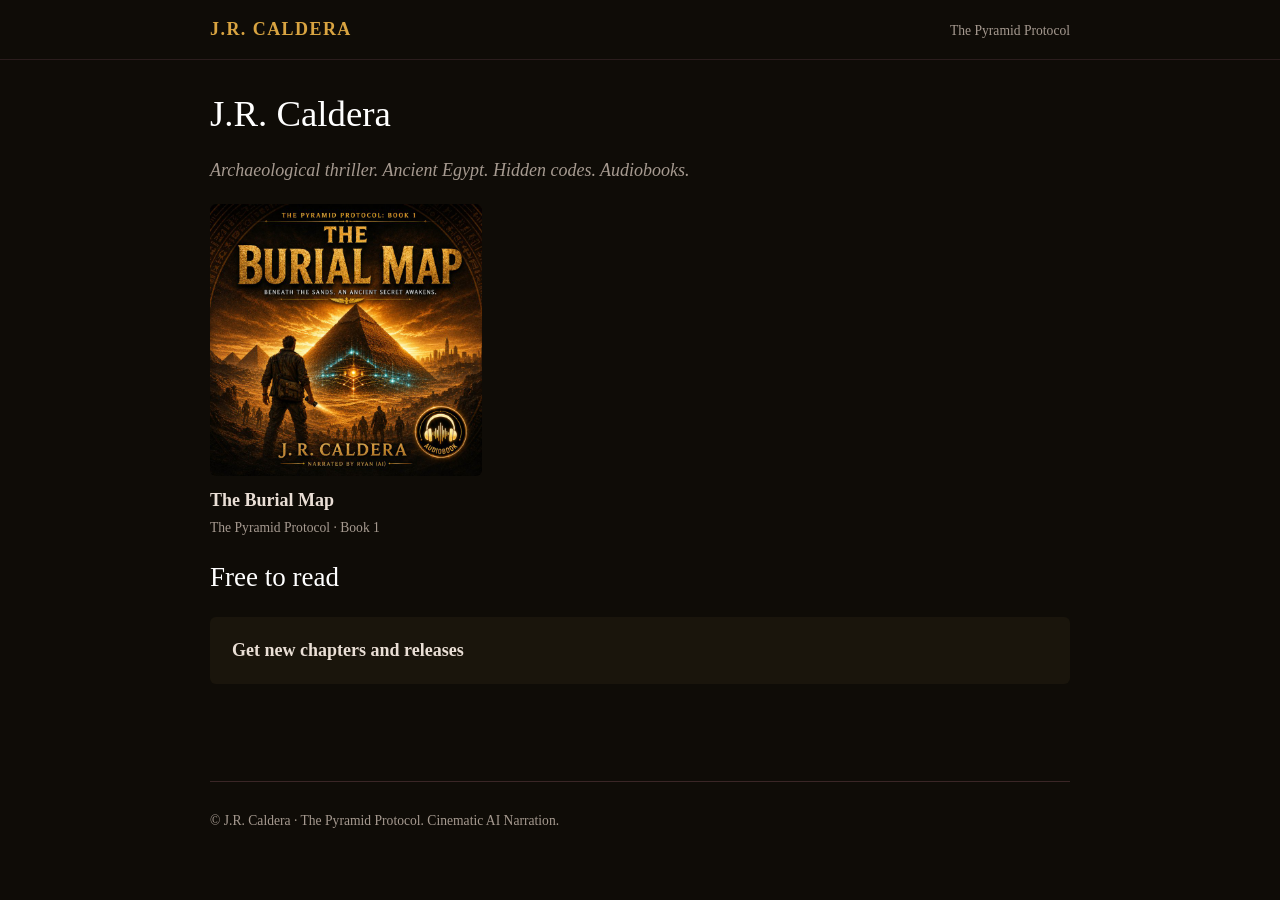
<file: books/index.html>
<!doctype html><html lang="en"><head><meta charset="utf-8">
<meta name="viewport" content="width=device-width,initial-scale=1">
<title>J.R. Caldera — Archaeological thriller. Ancient Egypt. Hidden codes. Audiobooks.</title><meta name="description" content="Archaeological thriller. Ancient Egypt. Hidden codes. Audiobooks.">
<meta property="og:title" content="J.R. Caldera — Archaeological thriller. Ancient Egypt. Hidden codes. Audiobooks."><meta property="og:description" content="Archaeological thriller. Ancient Egypt. Hidden codes. Audiobooks.">
<link rel="stylesheet" href="style.css"><!-- Google tag (gtag.js) -->
<script async src="https://www.googletagmanager.com/gtag/js?id=G-NS86E43QCN"></script>
<script>
  window.dataLayer = window.dataLayer || [];
  function gtag(){dataLayer.push(arguments);}
  gtag('js', new Date());
  gtag('config', 'G-NS86E43QCN');
</script>
<!-- MailerLite Universal -->
<script>
    (function(w,d,e,u,f,l,n){w[f]=w[f]||function(){(w[f].q=w[f].q||[])
    .push(arguments);},l=d.createElement(e),l.async=1,l.src=u,
    n=d.getElementsByTagName(e)[0],n.parentNode.insertBefore(l,n);})
    (window,document,'script','https://assets.mailerlite.com/js/universal.js','ml');
    ml('account', '2454336');
</script>
<!-- End MailerLite Universal -->
</head><body>
<header class="site"><div class="wrap"><a href="index.html">J.R. Caldera</a><span class="small">The Pyramid Protocol</span></div></header>
<main class="wrap"><h1>J.R. Caldera</h1><p class="tag">Archaeological thriller. Ancient Egypt. Hidden codes. Audiobooks.</p><div class="cards"><a href="the-burial-map/index.html"><img src="the-burial-map/cover.jpg" alt="The Burial Map"><div><b>The Burial Map</b><div class="small">The Pyramid Protocol · Book 1</div></div></a></div><h2>Free to read</h2><div class="box"><b>Get new chapters and releases</b><div class="ml-embedded" data-form="XysTeo"></div>
</div></main>
<footer class="wrap"><hr>© J.R. Caldera · The Pyramid Protocol. Cinematic AI Narration.</footer></body></html>
</file>
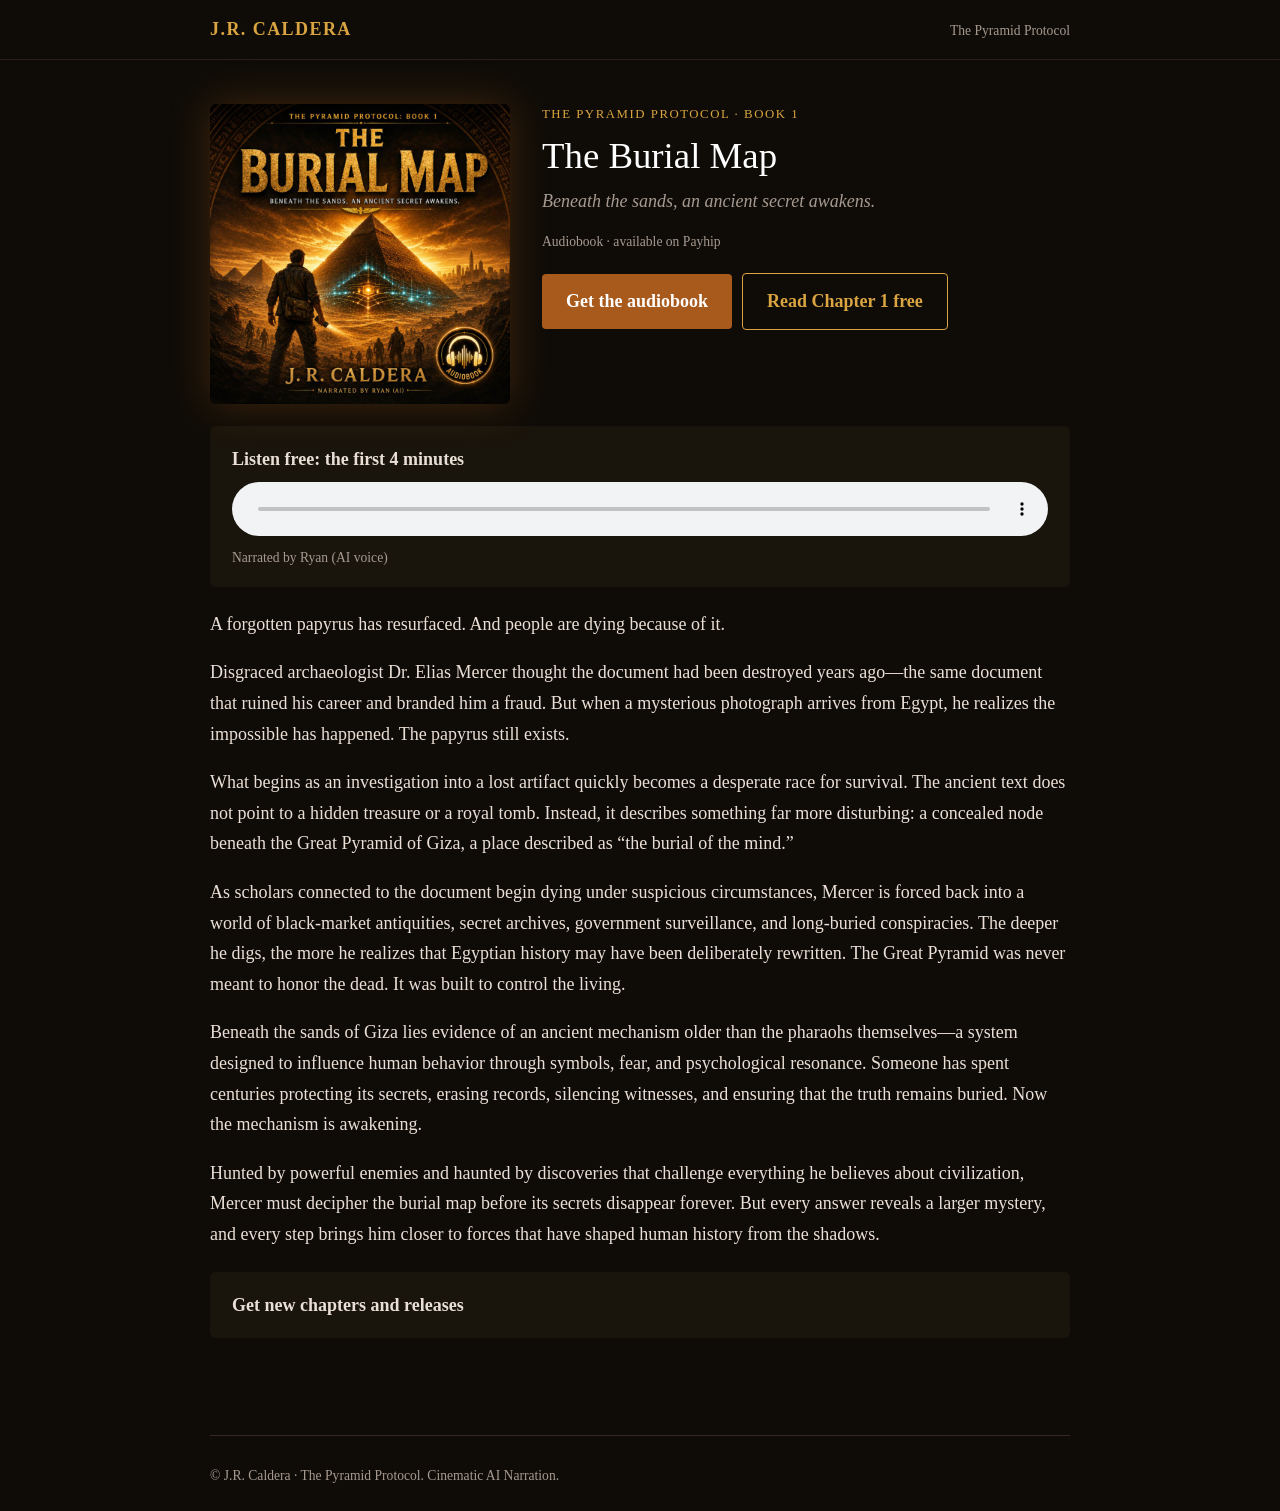
<file: books/the-burial-map/index.html>
<!doctype html><html lang="en"><head><meta charset="utf-8">
<meta name="viewport" content="width=device-width,initial-scale=1">
<title>The Burial Map (The Pyramid Protocol, Book 1) by J.R. Caldera</title><meta name="description" content="Beneath the sands, an ancient secret awakens.">
<meta property="og:title" content="The Burial Map (The Pyramid Protocol, Book 1) by J.R. Caldera"><meta property="og:description" content="Beneath the sands, an ancient secret awakens."><meta property="og:image" content="https://calderajunorex-cmd.github.io/books/the-burial-map/cover.jpg">
<link rel="stylesheet" href="../style.css"><!-- Google tag (gtag.js) -->
<script async src="https://www.googletagmanager.com/gtag/js?id=G-NS86E43QCN"></script>
<script>
  window.dataLayer = window.dataLayer || [];
  function gtag(){dataLayer.push(arguments);}
  gtag('js', new Date());
  gtag('config', 'G-NS86E43QCN');
</script>
<!-- MailerLite Universal -->
<script>
    (function(w,d,e,u,f,l,n){w[f]=w[f]||function(){(w[f].q=w[f].q||[])
    .push(arguments);},l=d.createElement(e),l.async=1,l.src=u,
    n=d.getElementsByTagName(e)[0],n.parentNode.insertBefore(l,n);})
    (window,document,'script','https://assets.mailerlite.com/js/universal.js','ml');
    ml('account', '2454336');
</script>
<!-- End MailerLite Universal -->
</head><body>
<header class="site"><div class="wrap"><a href="../index.html">J.R. Caldera</a><span class="small">The Pyramid Protocol</span></div></header>
<main class="wrap"><div class="book"><img src="cover.jpg" alt="The Burial Map cover">
<div class="info"><div class="series">The Pyramid Protocol · Book 1</div><h1>The Burial Map</h1>
<div class="tag">Beneath the sands, an ancient secret awakens.</div><p class="small">Audiobook · available on Payhip</p>
<a class="btn" href="https://payhip.com/b/6jAzq?utm_source=site&amp;utm_medium=bookpage&amp;utm_campaign=the-burial-map">Get the audiobook</a><a class="btn alt" href="chapter-1/index.html">Read Chapter 1 free</a></div></div>
<div class="box"><b>Listen free: the first 4 minutes</b><audio controls preload="none" src="sample.mp3"></audio><div class="small">Narrated by Ryan (AI voice)</div></div><p>A forgotten papyrus has resurfaced. And people are dying because of it.</p><p>Disgraced archaeologist Dr. Elias Mercer thought the document had been destroyed years ago—the same document that ruined his career and branded him a fraud. But when a mysterious photograph arrives from Egypt, he realizes the impossible has happened. The papyrus still exists.</p><p>What begins as an investigation into a lost artifact quickly becomes a desperate race for survival. The ancient text does not point to a hidden treasure or a royal tomb. Instead, it describes something far more disturbing: a concealed node beneath the Great Pyramid of Giza, a place described as “the burial of the mind.”</p><p>As scholars connected to the document begin dying under suspicious circumstances, Mercer is forced back into a world of black-market antiquities, secret archives, government surveillance, and long-buried conspiracies. The deeper he digs, the more he realizes that Egyptian history may have been deliberately rewritten. The Great Pyramid was never meant to honor the dead. It was built to control the living.</p><p>Beneath the sands of Giza lies evidence of an ancient mechanism older than the pharaohs themselves—a system designed to influence human behavior through symbols, fear, and psychological resonance. Someone has spent centuries protecting its secrets, erasing records, silencing witnesses, and ensuring that the truth remains buried. Now the mechanism is awakening.</p><p>Hunted by powerful enemies and haunted by discoveries that challenge everything he believes about civilization, Mercer must decipher the burial map before its secrets disappear forever. But every answer reveals a larger mystery, and every step brings him closer to forces that have shaped human history from the shadows.</p><div class="box"><b>Get new chapters and releases</b><div class="ml-embedded" data-form="XysTeo"></div>
</div></main>
<footer class="wrap"><hr>© J.R. Caldera · The Pyramid Protocol. Cinematic AI Narration.</footer></body></html>
</file>
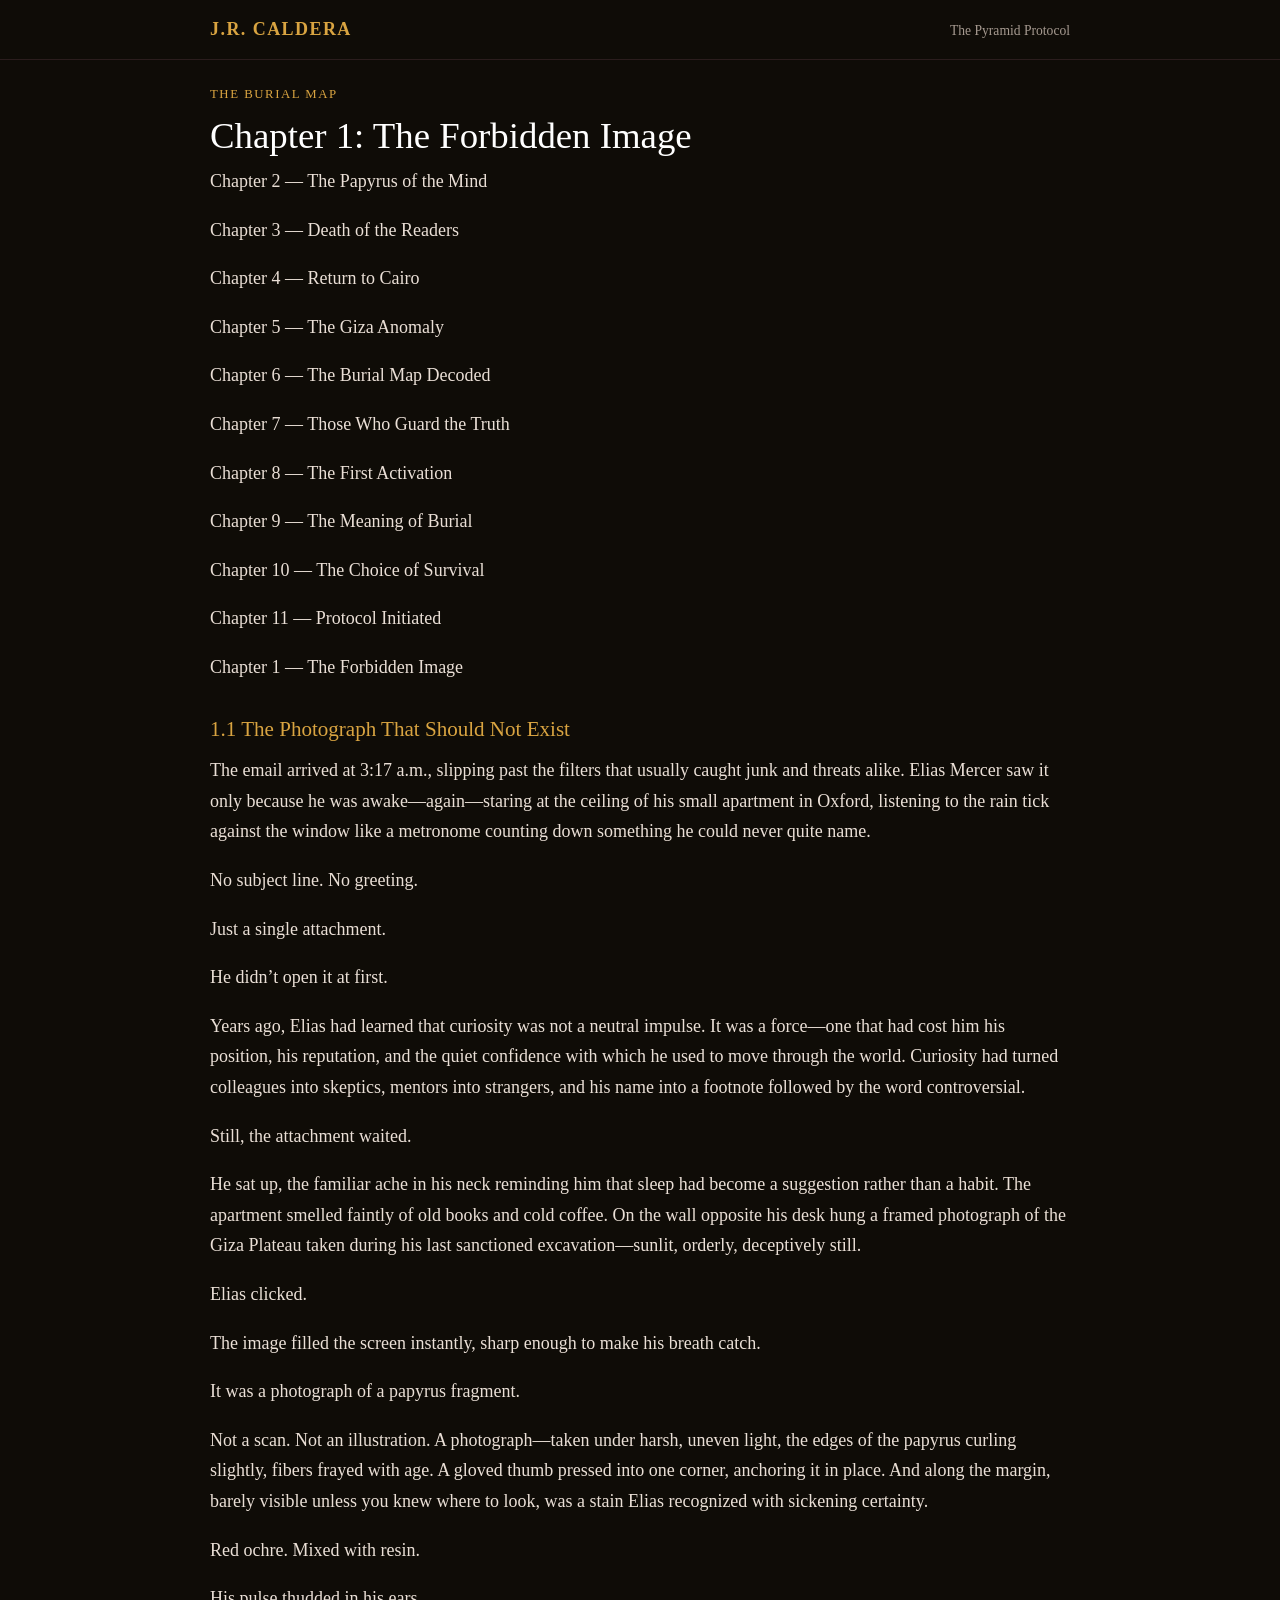
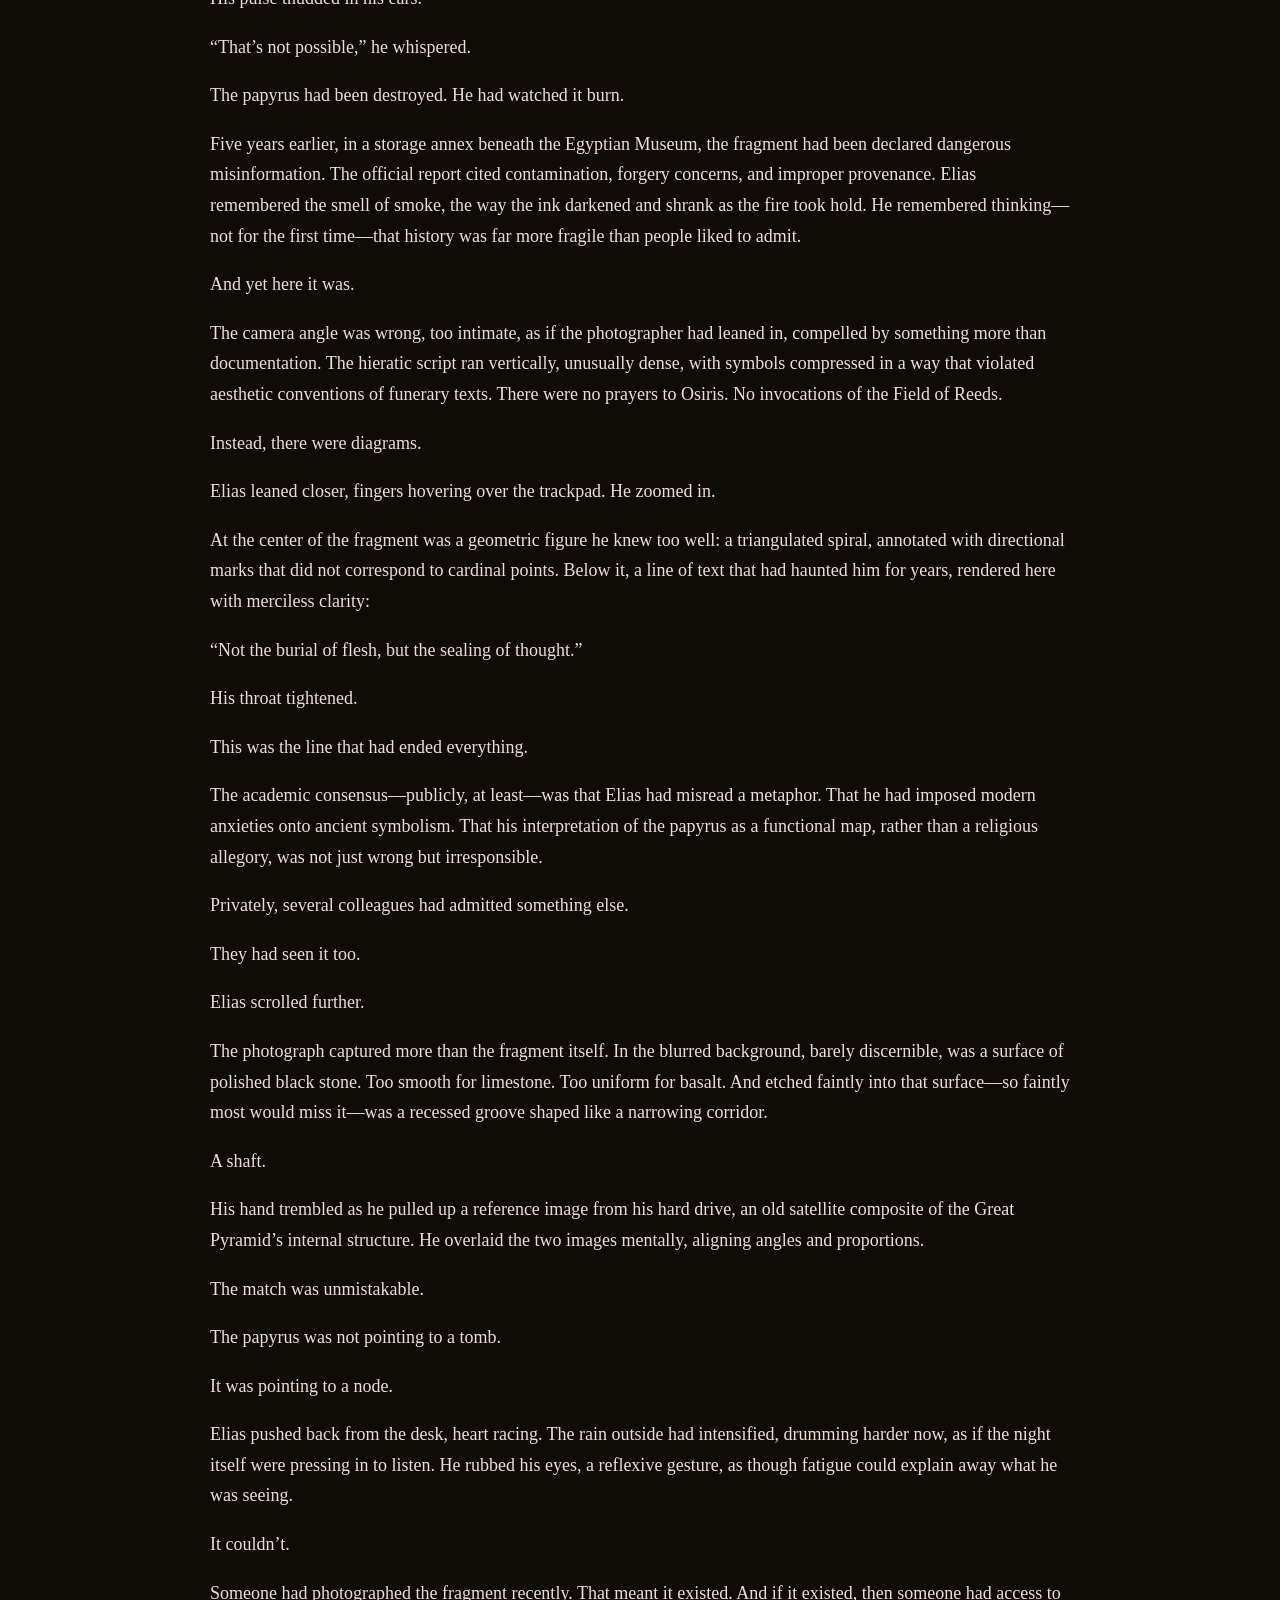
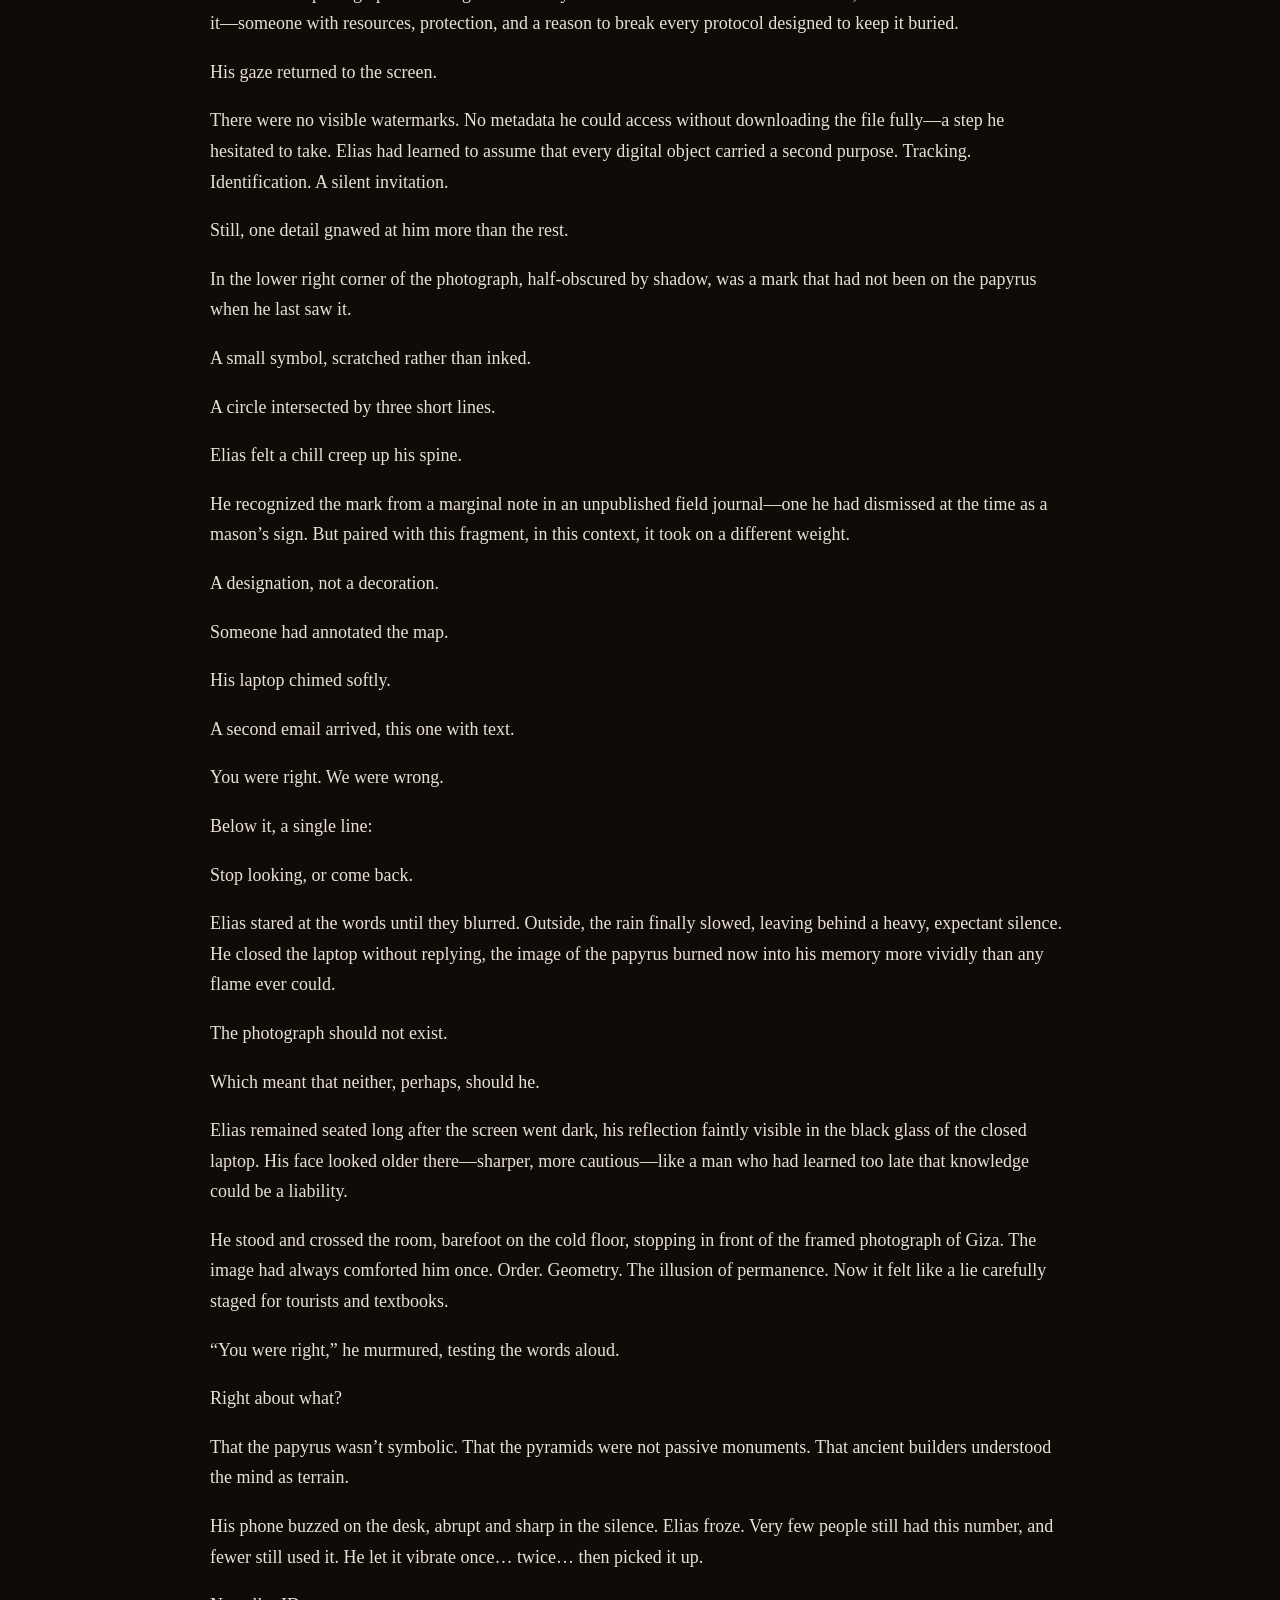
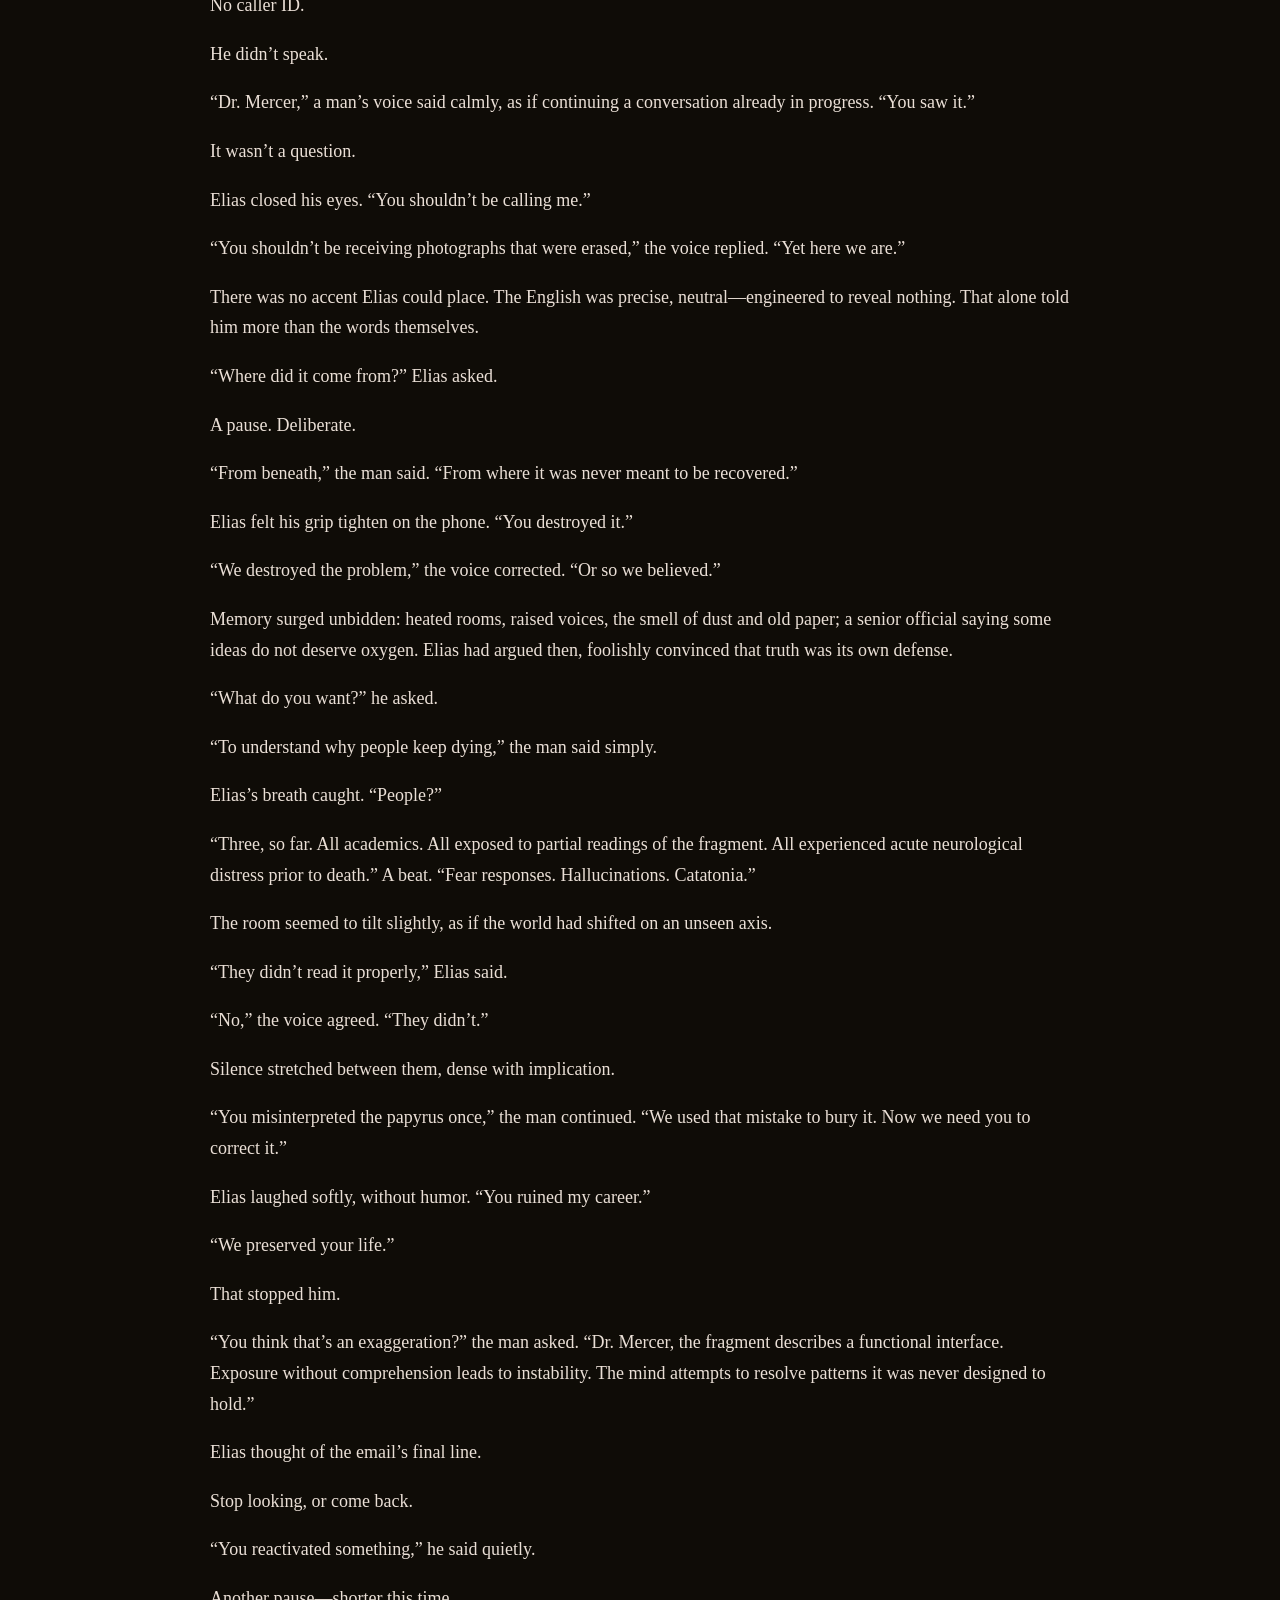
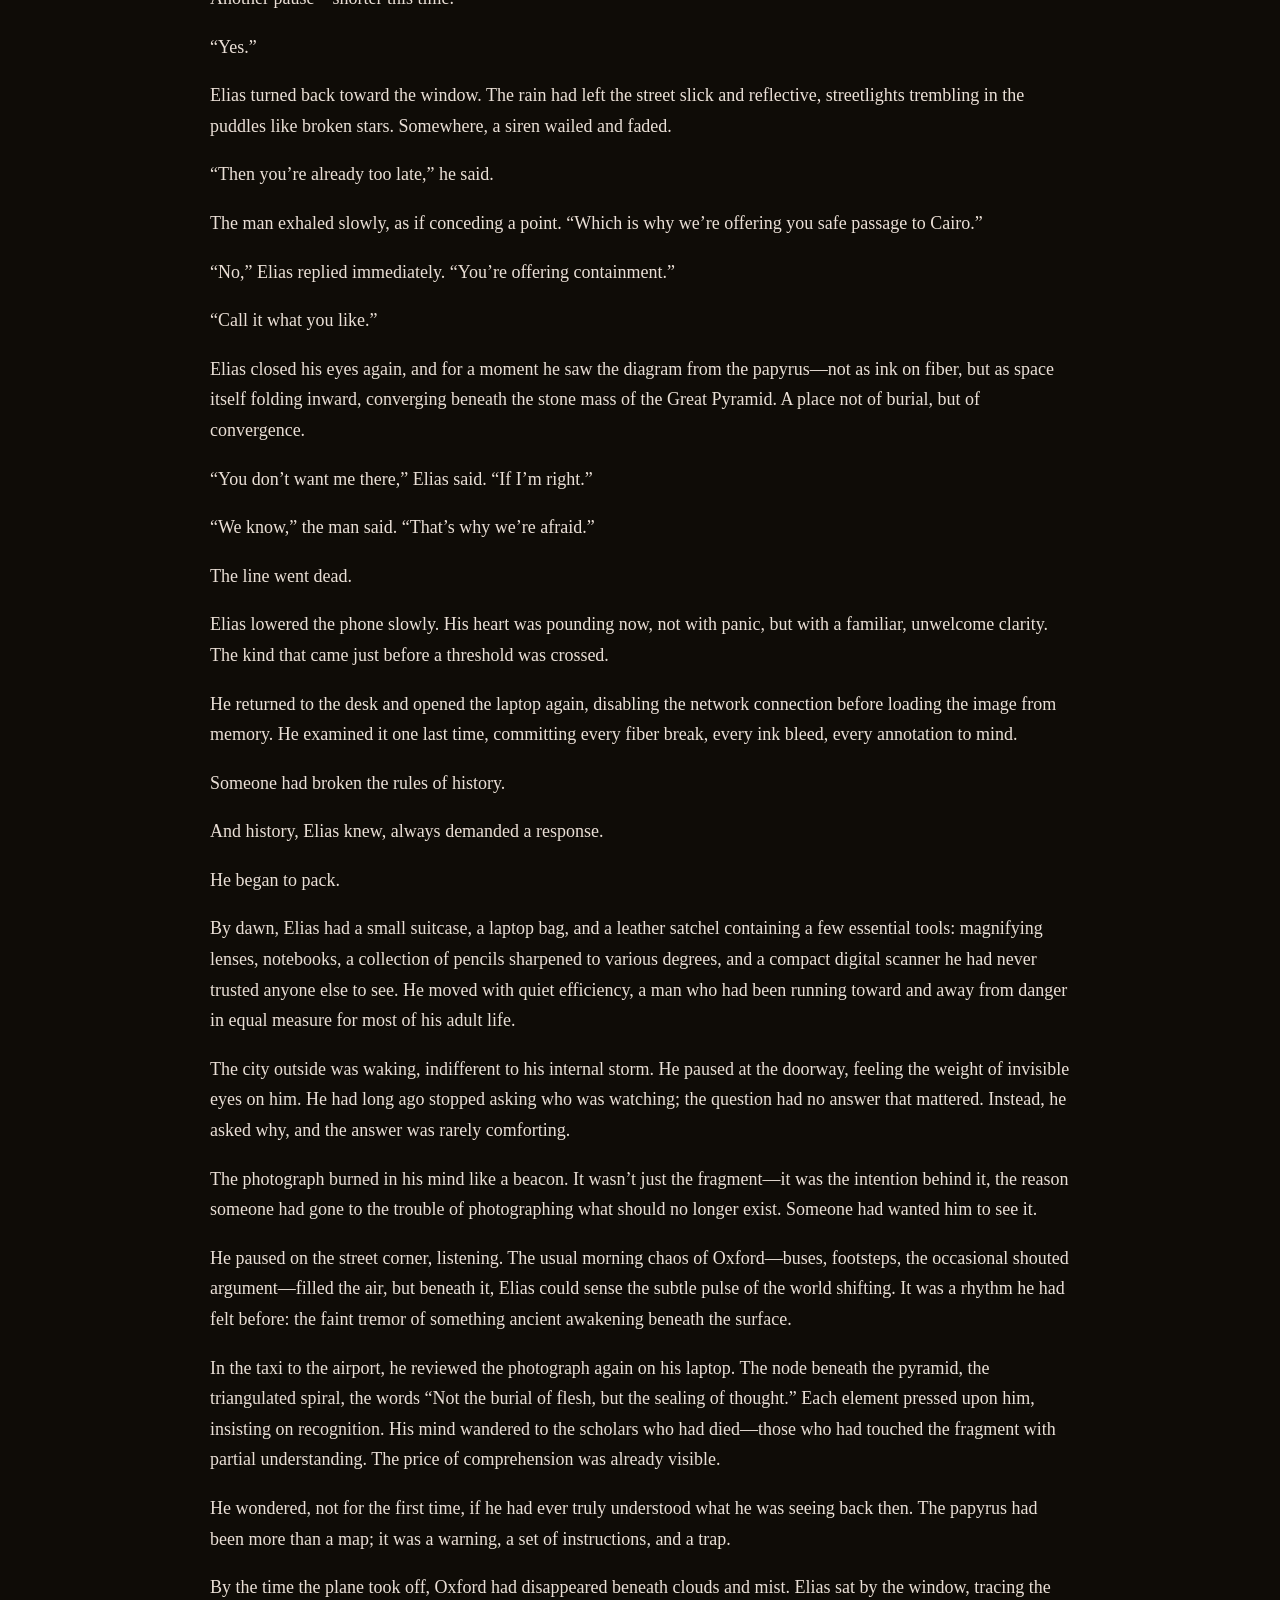
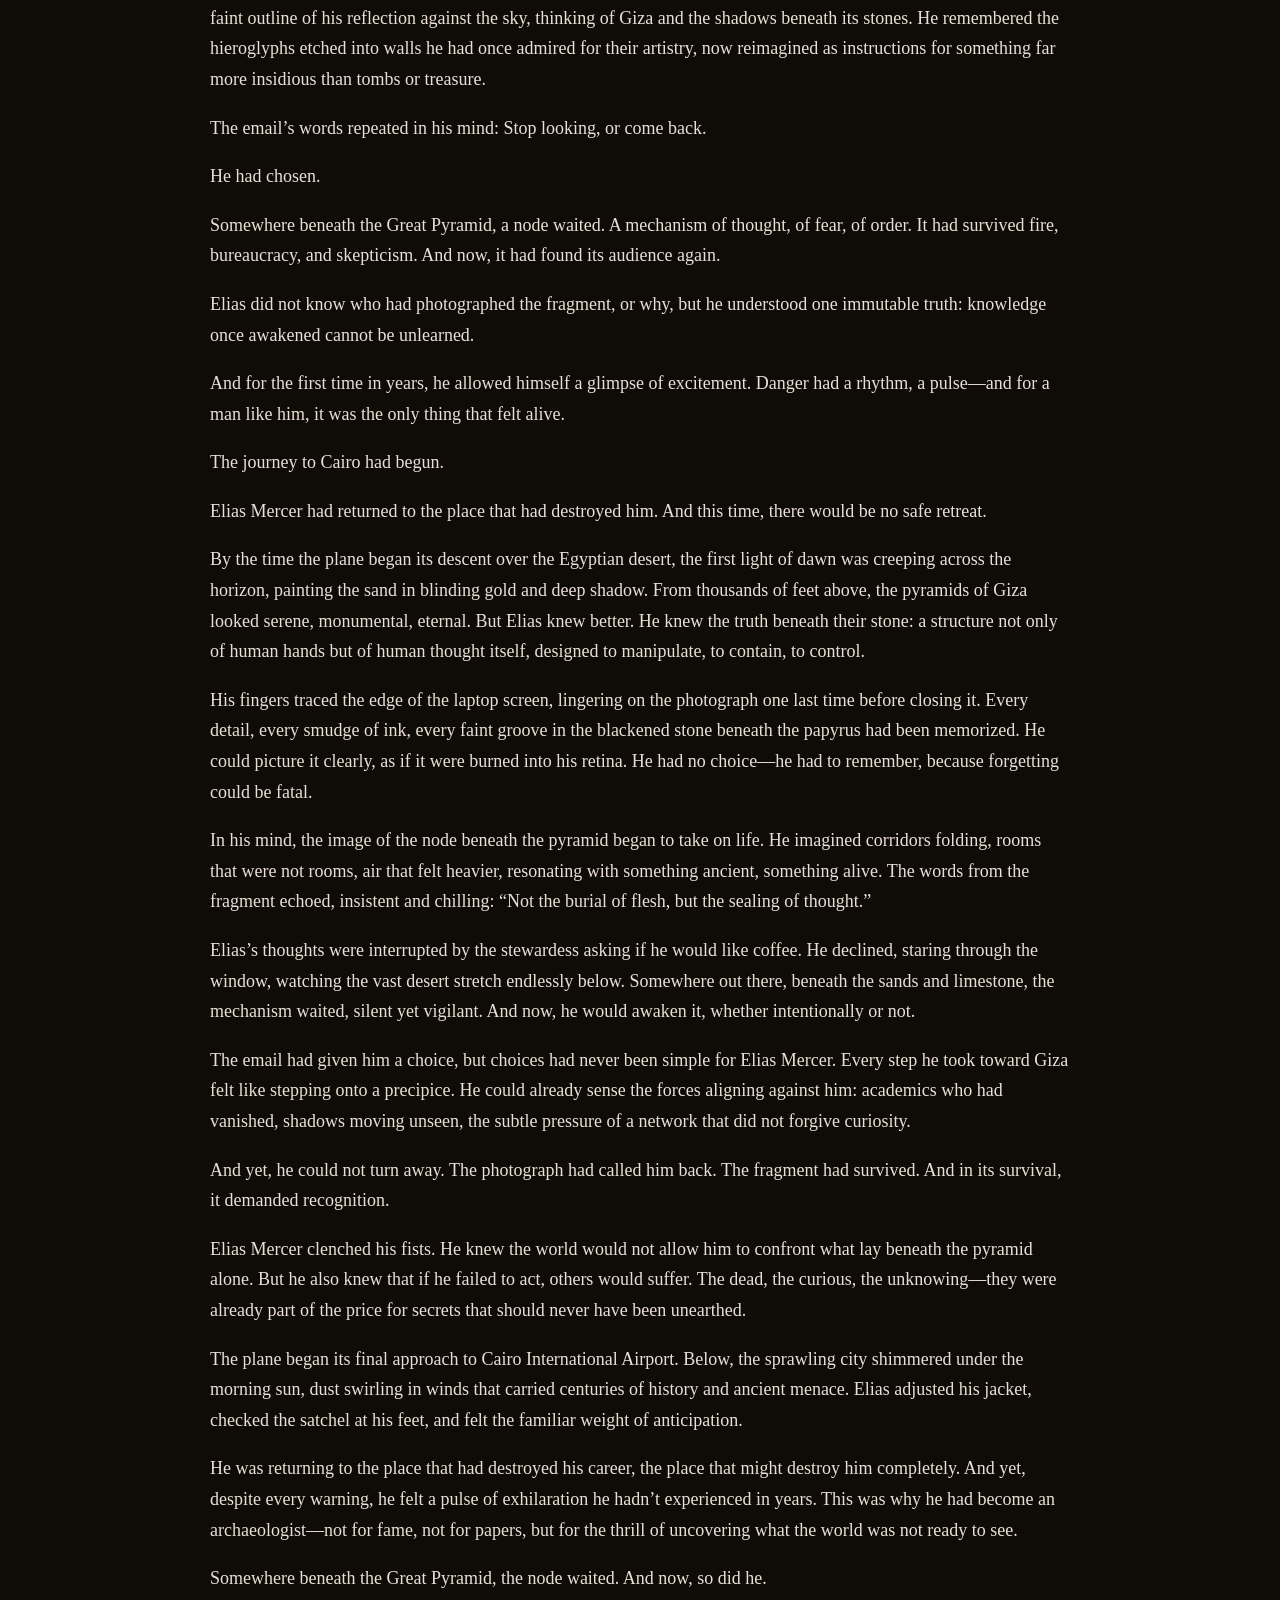
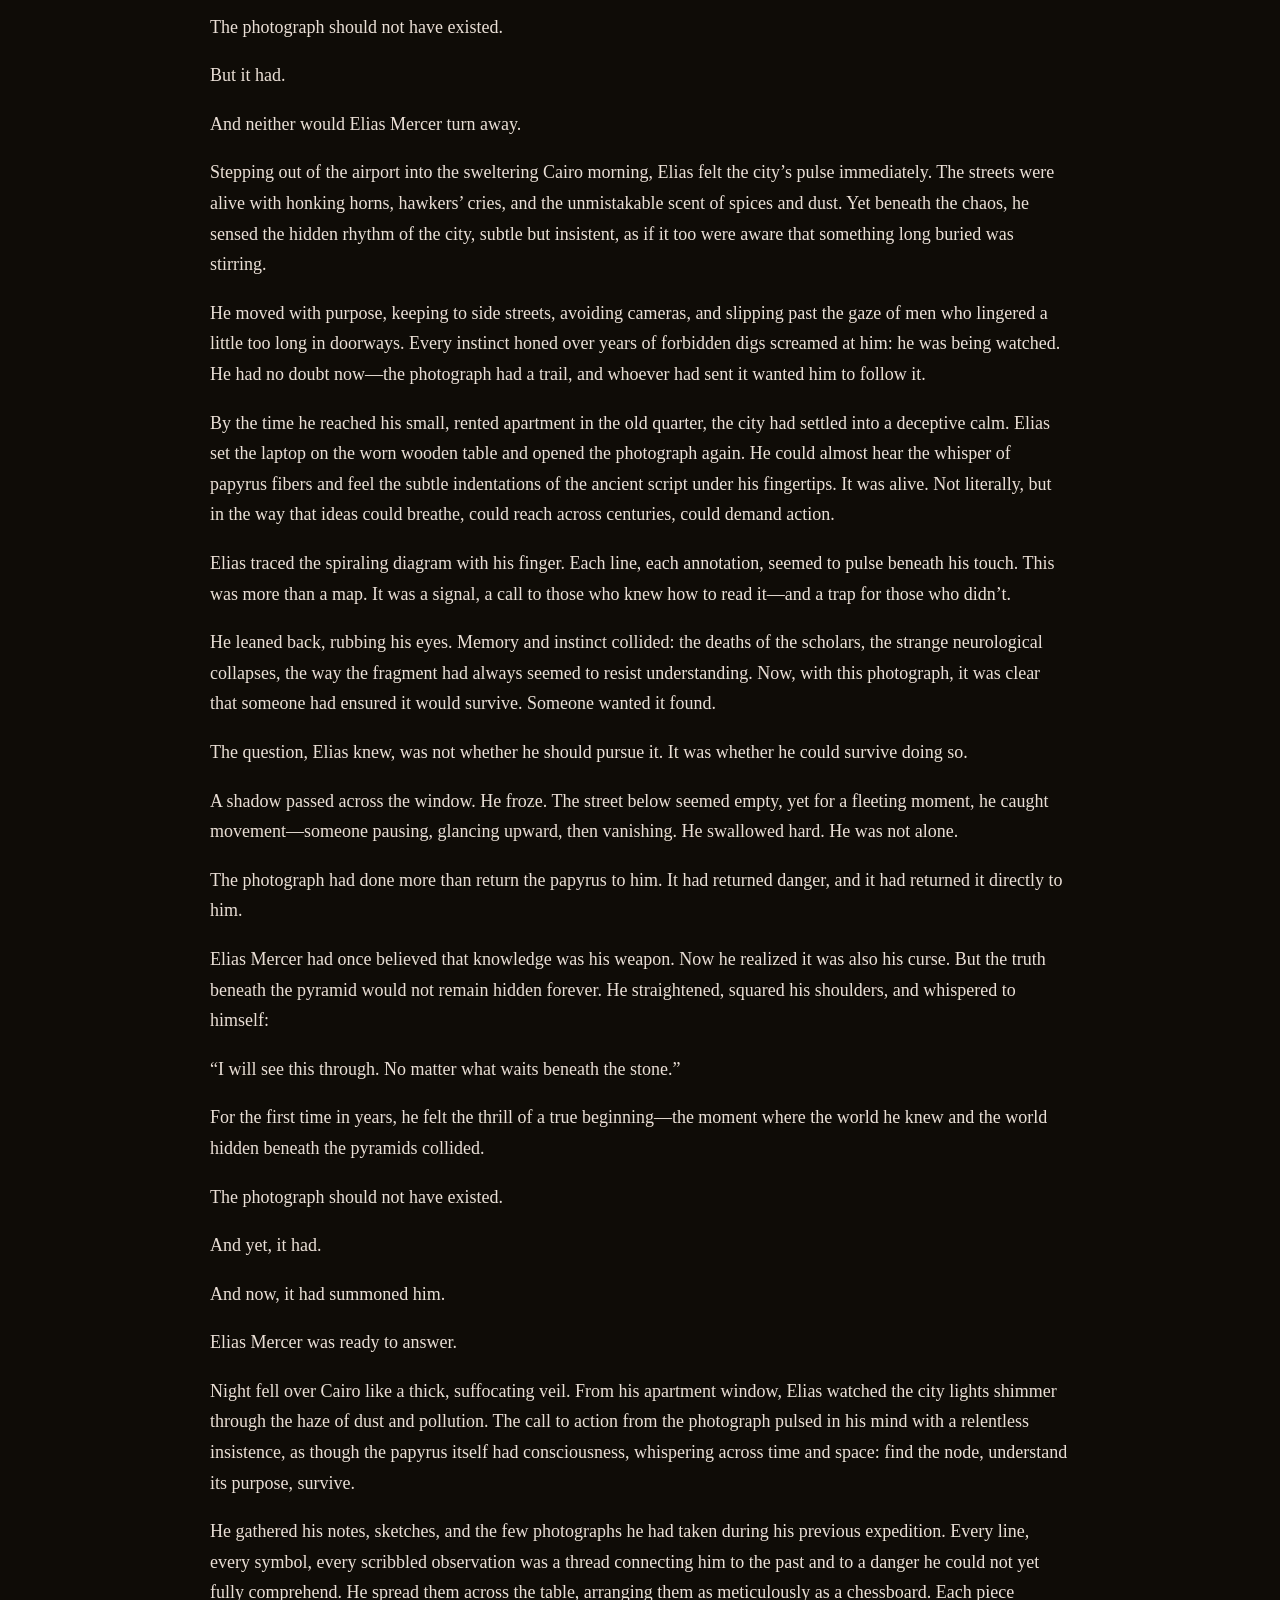
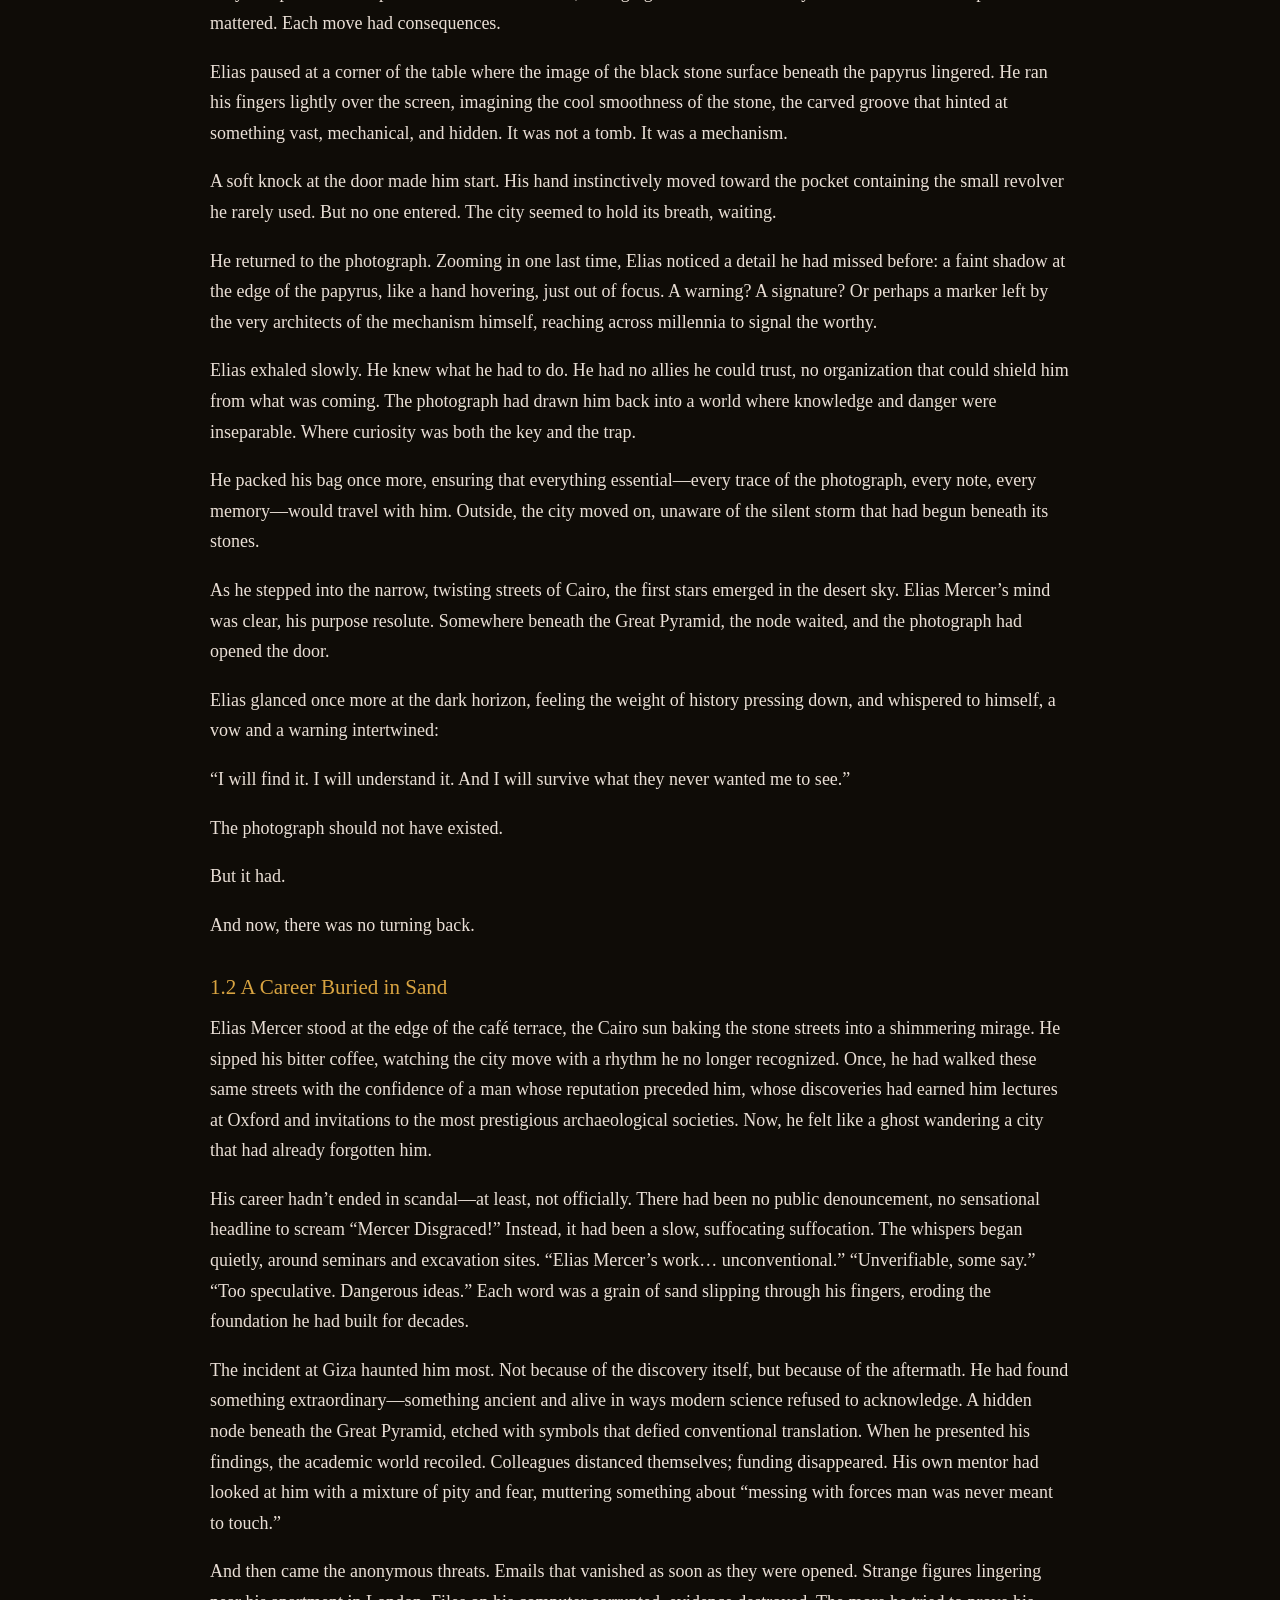
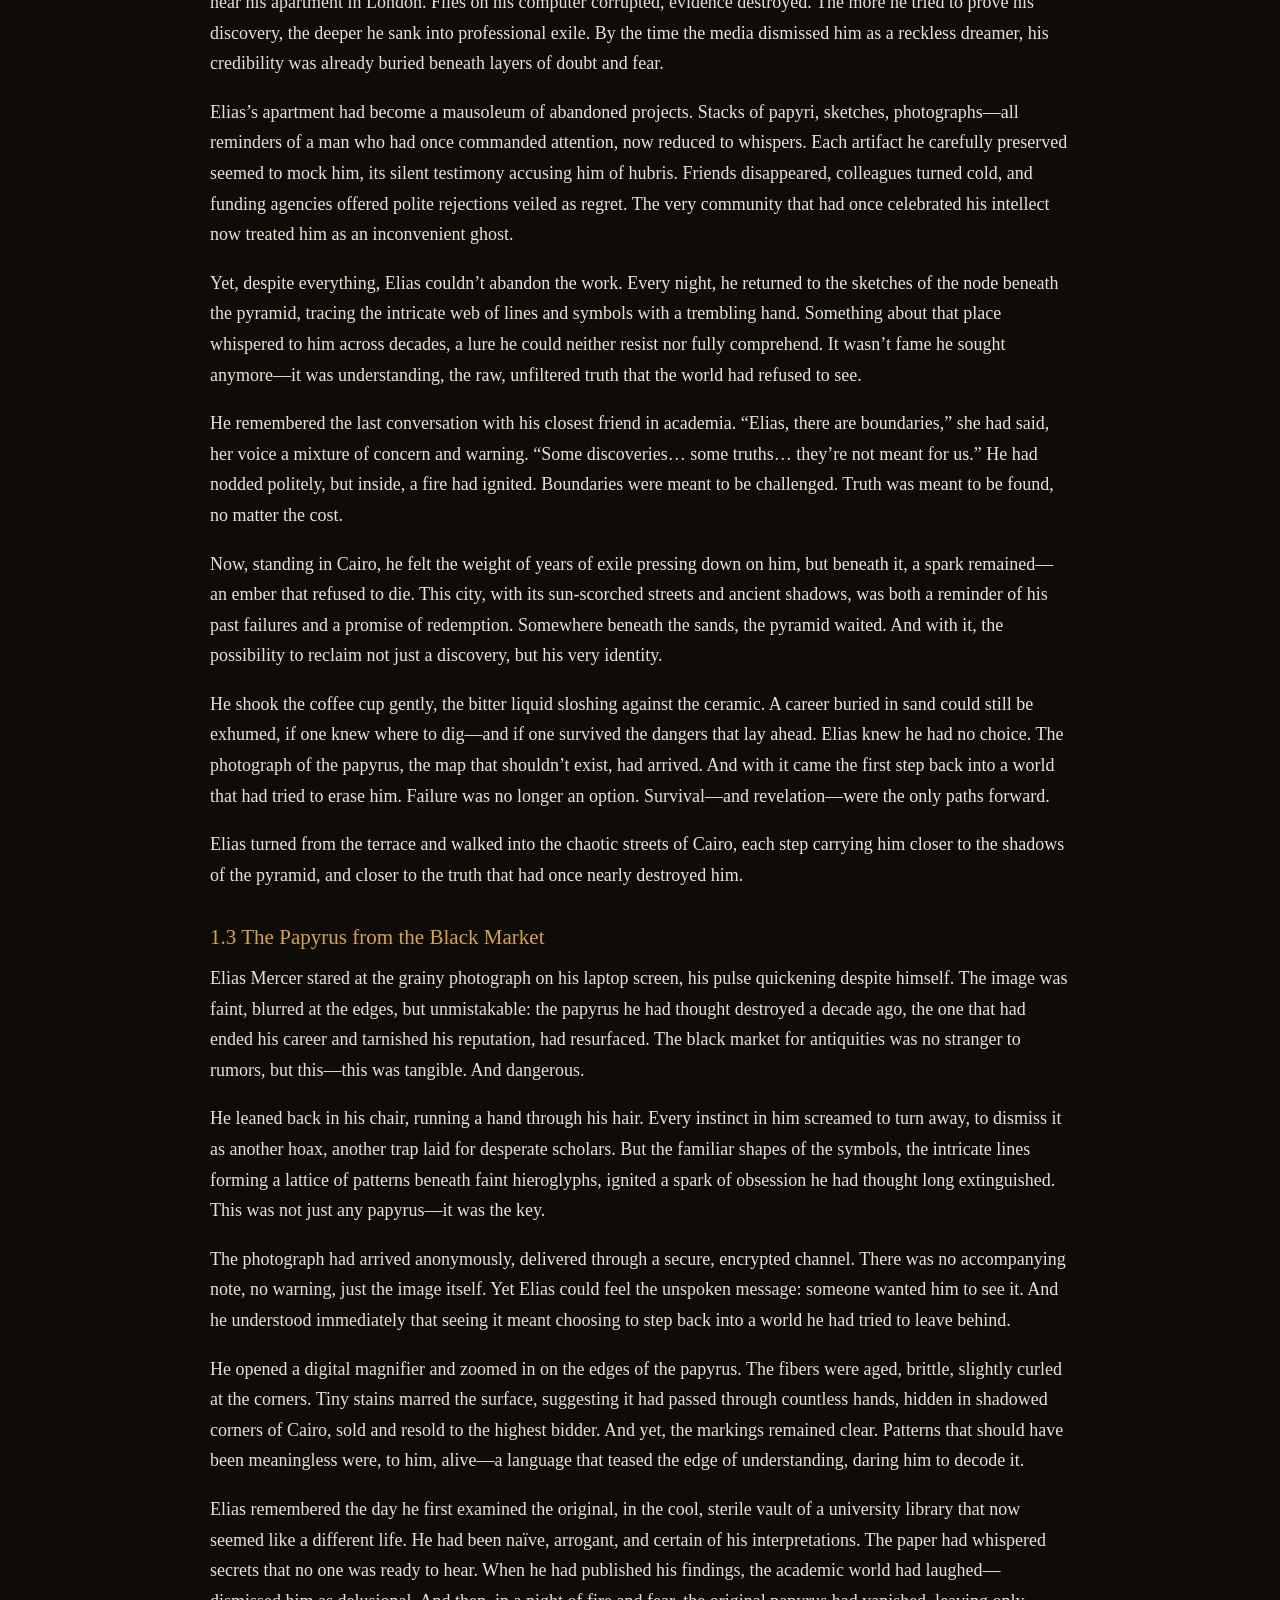
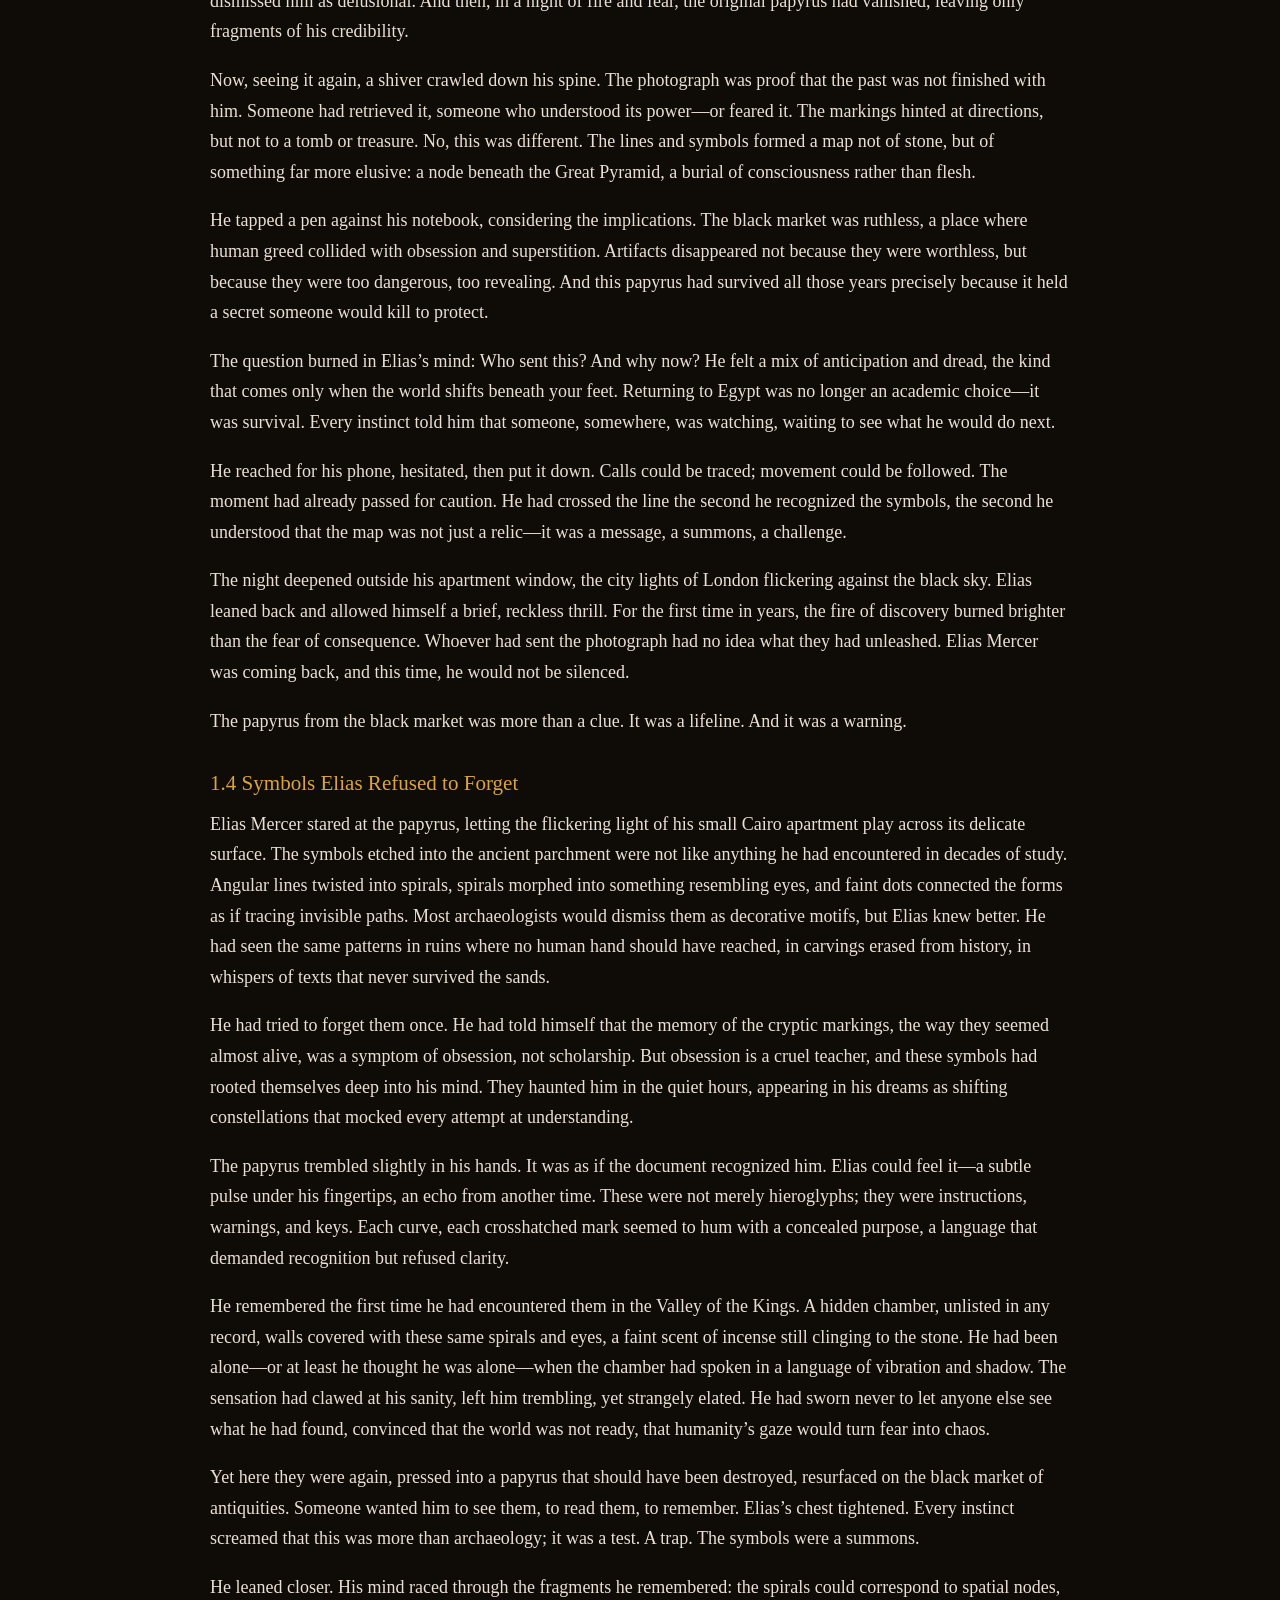
<file: books/the-burial-map/chapter-1/index.html>
<!doctype html><html lang="en"><head><meta charset="utf-8">
<meta name="viewport" content="width=device-width,initial-scale=1">
<title>Chapter 1: The Forbidden Image — The Burial Map (free to read)</title><meta name="description" content="Read the first chapter of The Burial Map free.">
<meta property="og:title" content="Chapter 1: The Forbidden Image — The Burial Map (free to read)"><meta property="og:description" content="Read the first chapter of The Burial Map free."><meta property="og:image" content="https://calderajunorex-cmd.github.io/books/the-burial-map/cover.jpg">
<link rel="stylesheet" href="../../style.css"><!-- Google tag (gtag.js) -->
<script async src="https://www.googletagmanager.com/gtag/js?id=G-NS86E43QCN"></script>
<script>
  window.dataLayer = window.dataLayer || [];
  function gtag(){dataLayer.push(arguments);}
  gtag('js', new Date());
  gtag('config', 'G-NS86E43QCN');
</script>
<!-- MailerLite Universal -->
<script>
    (function(w,d,e,u,f,l,n){w[f]=w[f]||function(){(w[f].q=w[f].q||[])
    .push(arguments);},l=d.createElement(e),l.async=1,l.src=u,
    n=d.getElementsByTagName(e)[0],n.parentNode.insertBefore(l,n);})
    (window,document,'script','https://assets.mailerlite.com/js/universal.js','ml');
    ml('account', '2454336');
</script>
<!-- End MailerLite Universal -->
</head><body>
<header class="site"><div class="wrap"><a href="../../index.html">J.R. Caldera</a><span class="small">The Pyramid Protocol</span></div></header>
<main class="wrap"><div class="series">The Burial Map</div><h1>Chapter 1: The Forbidden Image</h1><article><p>Chapter 2 — The Papyrus of the Mind</p>
<p>Chapter 3 — Death of the Readers</p>
<p>Chapter 4 — Return to Cairo</p>
<p>Chapter 5 — The Giza Anomaly</p>
<p>Chapter 6 — The Burial Map Decoded</p>
<p>Chapter 7 — Those Who Guard the Truth</p>
<p>Chapter 8 — The First Activation</p>
<p>Chapter 9 — The Meaning of Burial</p>
<p>Chapter 10 — The Choice of Survival</p>
<p>Chapter 11 — Protocol Initiated</p>
<p>Chapter 1 — The Forbidden Image</p>
<h3>1.1 The Photograph That Should Not Exist</h3>
<p>The email arrived at 3:17 a.m., slipping past the filters that usually caught junk and threats alike. Elias Mercer saw it only because he was awake—again—staring at the ceiling of his small apartment in Oxford, listening to the rain tick against the window like a metronome counting down something he could never quite name.</p>
<p>No subject line. No greeting.</p>
<p>Just a single attachment.</p>
<p>He didn’t open it at first.</p>
<p>Years ago, Elias had learned that curiosity was not a neutral impulse. It was a force—one that had cost him his position, his reputation, and the quiet confidence with which he used to move through the world. Curiosity had turned colleagues into skeptics, mentors into strangers, and his name into a footnote followed by the word controversial.</p>
<p>Still, the attachment waited.</p>
<p>He sat up, the familiar ache in his neck reminding him that sleep had become a suggestion rather than a habit. The apartment smelled faintly of old books and cold coffee. On the wall opposite his desk hung a framed photograph of the Giza Plateau taken during his last sanctioned excavation—sunlit, orderly, deceptively still.</p>
<p>Elias clicked.</p>
<p>The image filled the screen instantly, sharp enough to make his breath catch.</p>
<p>It was a photograph of a papyrus fragment.</p>
<p>Not a scan. Not an illustration. A photograph—taken under harsh, uneven light, the edges of the papyrus curling slightly, fibers frayed with age. A gloved thumb pressed into one corner, anchoring it in place. And along the margin, barely visible unless you knew where to look, was a stain Elias recognized with sickening certainty.</p>
<p>Red ochre. Mixed with resin.</p>
<p>His pulse thudded in his ears.</p>
<p>“That’s not possible,” he whispered.</p>
<p>The papyrus had been destroyed. He had watched it burn.</p>
<p>Five years earlier, in a storage annex beneath the Egyptian Museum, the fragment had been declared dangerous misinformation. The official report cited contamination, forgery concerns, and improper provenance. Elias remembered the smell of smoke, the way the ink darkened and shrank as the fire took hold. He remembered thinking—not for the first time—that history was far more fragile than people liked to admit.</p>
<p>And yet here it was.</p>
<p>The camera angle was wrong, too intimate, as if the photographer had leaned in, compelled by something more than documentation. The hieratic script ran vertically, unusually dense, with symbols compressed in a way that violated aesthetic conventions of funerary texts. There were no prayers to Osiris. No invocations of the Field of Reeds.</p>
<p>Instead, there were diagrams.</p>
<p>Elias leaned closer, fingers hovering over the trackpad. He zoomed in.</p>
<p>At the center of the fragment was a geometric figure he knew too well: a triangulated spiral, annotated with directional marks that did not correspond to cardinal points. Below it, a line of text that had haunted him for years, rendered here with merciless clarity:</p>
<p>“Not the burial of flesh, but the sealing of thought.”</p>
<p>His throat tightened.</p>
<p>This was the line that had ended everything.</p>
<p>The academic consensus—publicly, at least—was that Elias had misread a metaphor. That he had imposed modern anxieties onto ancient symbolism. That his interpretation of the papyrus as a functional map, rather than a religious allegory, was not just wrong but irresponsible.</p>
<p>Privately, several colleagues had admitted something else.</p>
<p>They had seen it too.</p>
<p>Elias scrolled further.</p>
<p>The photograph captured more than the fragment itself. In the blurred background, barely discernible, was a surface of polished black stone. Too smooth for limestone. Too uniform for basalt. And etched faintly into that surface—so faintly most would miss it—was a recessed groove shaped like a narrowing corridor.</p>
<p>A shaft.</p>
<p>His hand trembled as he pulled up a reference image from his hard drive, an old satellite composite of the Great Pyramid’s internal structure. He overlaid the two images mentally, aligning angles and proportions.</p>
<p>The match was unmistakable.</p>
<p>The papyrus was not pointing to a tomb.</p>
<p>It was pointing to a node.</p>
<p>Elias pushed back from the desk, heart racing. The rain outside had intensified, drumming harder now, as if the night itself were pressing in to listen. He rubbed his eyes, a reflexive gesture, as though fatigue could explain away what he was seeing.</p>
<p>It couldn’t.</p>
<p>Someone had photographed the fragment recently. That meant it existed. And if it existed, then someone had access to it—someone with resources, protection, and a reason to break every protocol designed to keep it buried.</p>
<p>His gaze returned to the screen.</p>
<p>There were no visible watermarks. No metadata he could access without downloading the file fully—a step he hesitated to take. Elias had learned to assume that every digital object carried a second purpose. Tracking. Identification. A silent invitation.</p>
<p>Still, one detail gnawed at him more than the rest.</p>
<p>In the lower right corner of the photograph, half-obscured by shadow, was a mark that had not been on the papyrus when he last saw it.</p>
<p>A small symbol, scratched rather than inked.</p>
<p>A circle intersected by three short lines.</p>
<p>Elias felt a chill creep up his spine.</p>
<p>He recognized the mark from a marginal note in an unpublished field journal—one he had dismissed at the time as a mason’s sign. But paired with this fragment, in this context, it took on a different weight.</p>
<p>A designation, not a decoration.</p>
<p>Someone had annotated the map.</p>
<p>His laptop chimed softly.</p>
<p>A second email arrived, this one with text.</p>
<p>You were right. We were wrong.</p>
<p>Below it, a single line:</p>
<p>Stop looking, or come back.</p>
<p>Elias stared at the words until they blurred. Outside, the rain finally slowed, leaving behind a heavy, expectant silence. He closed the laptop without replying, the image of the papyrus burned now into his memory more vividly than any flame ever could.</p>
<p>The photograph should not exist.</p>
<p>Which meant that neither, perhaps, should he.</p>
<p>Elias remained seated long after the screen went dark, his reflection faintly visible in the black glass of the closed laptop. His face looked older there—sharper, more cautious—like a man who had learned too late that knowledge could be a liability.</p>
<p>He stood and crossed the room, barefoot on the cold floor, stopping in front of the framed photograph of Giza. The image had always comforted him once. Order. Geometry. The illusion of permanence. Now it felt like a lie carefully staged for tourists and textbooks.</p>
<p>“You were right,” he murmured, testing the words aloud.</p>
<p>Right about what?</p>
<p>That the papyrus wasn’t symbolic. That the pyramids were not passive monuments. That ancient builders understood the mind as terrain.</p>
<p>His phone buzzed on the desk, abrupt and sharp in the silence. Elias froze. Very few people still had this number, and fewer still used it. He let it vibrate once… twice… then picked it up.</p>
<p>No caller ID.</p>
<p>He didn’t speak.</p>
<p>“Dr. Mercer,” a man’s voice said calmly, as if continuing a conversation already in progress. “You saw it.”</p>
<p>It wasn’t a question.</p>
<p>Elias closed his eyes. “You shouldn’t be calling me.”</p>
<p>“You shouldn’t be receiving photographs that were erased,” the voice replied. “Yet here we are.”</p>
<p>There was no accent Elias could place. The English was precise, neutral—engineered to reveal nothing. That alone told him more than the words themselves.</p>
<p>“Where did it come from?” Elias asked.</p>
<p>A pause. Deliberate.</p>
<p>“From beneath,” the man said. “From where it was never meant to be recovered.”</p>
<p>Elias felt his grip tighten on the phone. “You destroyed it.”</p>
<p>“We destroyed the problem,” the voice corrected. “Or so we believed.”</p>
<p>Memory surged unbidden: heated rooms, raised voices, the smell of dust and old paper; a senior official saying some ideas do not deserve oxygen. Elias had argued then, foolishly convinced that truth was its own defense.</p>
<p>“What do you want?” he asked.</p>
<p>“To understand why people keep dying,” the man said simply.</p>
<p>Elias’s breath caught. “People?”</p>
<p>“Three, so far. All academics. All exposed to partial readings of the fragment. All experienced acute neurological distress prior to death.” A beat. “Fear responses. Hallucinations. Catatonia.”</p>
<p>The room seemed to tilt slightly, as if the world had shifted on an unseen axis.</p>
<p>“They didn’t read it properly,” Elias said.</p>
<p>“No,” the voice agreed. “They didn’t.”</p>
<p>Silence stretched between them, dense with implication.</p>
<p>“You misinterpreted the papyrus once,” the man continued. “We used that mistake to bury it. Now we need you to correct it.”</p>
<p>Elias laughed softly, without humor. “You ruined my career.”</p>
<p>“We preserved your life.”</p>
<p>That stopped him.</p>
<p>“You think that’s an exaggeration?” the man asked. “Dr. Mercer, the fragment describes a functional interface. Exposure without comprehension leads to instability. The mind attempts to resolve patterns it was never designed to hold.”</p>
<p>Elias thought of the email’s final line.</p>
<p>Stop looking, or come back.</p>
<p>“You reactivated something,” he said quietly.</p>
<p>Another pause—shorter this time.</p>
<p>“Yes.”</p>
<p>Elias turned back toward the window. The rain had left the street slick and reflective, streetlights trembling in the puddles like broken stars. Somewhere, a siren wailed and faded.</p>
<p>“Then you’re already too late,” he said.</p>
<p>The man exhaled slowly, as if conceding a point. “Which is why we’re offering you safe passage to Cairo.”</p>
<p>“No,” Elias replied immediately. “You’re offering containment.”</p>
<p>“Call it what you like.”</p>
<p>Elias closed his eyes again, and for a moment he saw the diagram from the papyrus—not as ink on fiber, but as space itself folding inward, converging beneath the stone mass of the Great Pyramid. A place not of burial, but of convergence.</p>
<p>“You don’t want me there,” Elias said. “If I’m right.”</p>
<p>“We know,” the man said. “That’s why we’re afraid.”</p>
<p>The line went dead.</p>
<p>Elias lowered the phone slowly. His heart was pounding now, not with panic, but with a familiar, unwelcome clarity. The kind that came just before a threshold was crossed.</p>
<p>He returned to the desk and opened the laptop again, disabling the network connection before loading the image from memory. He examined it one last time, committing every fiber break, every ink bleed, every annotation to mind.</p>
<p>Someone had broken the rules of history.</p>
<p>And history, Elias knew, always demanded a response.</p>
<p>He began to pack.</p>
<p>By dawn, Elias had a small suitcase, a laptop bag, and a leather satchel containing a few essential tools: magnifying lenses, notebooks, a collection of pencils sharpened to various degrees, and a compact digital scanner he had never trusted anyone else to see. He moved with quiet efficiency, a man who had been running toward and away from danger in equal measure for most of his adult life.</p>
<p>The city outside was waking, indifferent to his internal storm. He paused at the doorway, feeling the weight of invisible eyes on him. He had long ago stopped asking who was watching; the question had no answer that mattered. Instead, he asked why, and the answer was rarely comforting.</p>
<p>The photograph burned in his mind like a beacon. It wasn’t just the fragment—it was the intention behind it, the reason someone had gone to the trouble of photographing what should no longer exist. Someone had wanted him to see it.</p>
<p>He paused on the street corner, listening. The usual morning chaos of Oxford—buses, footsteps, the occasional shouted argument—filled the air, but beneath it, Elias could sense the subtle pulse of the world shifting. It was a rhythm he had felt before: the faint tremor of something ancient awakening beneath the surface.</p>
<p>In the taxi to the airport, he reviewed the photograph again on his laptop. The node beneath the pyramid, the triangulated spiral, the words “Not the burial of flesh, but the sealing of thought.” Each element pressed upon him, insisting on recognition. His mind wandered to the scholars who had died—those who had touched the fragment with partial understanding. The price of comprehension was already visible.</p>
<p>He wondered, not for the first time, if he had ever truly understood what he was seeing back then. The papyrus had been more than a map; it was a warning, a set of instructions, and a trap.</p>
<p>By the time the plane took off, Oxford had disappeared beneath clouds and mist. Elias sat by the window, tracing the faint outline of his reflection against the sky, thinking of Giza and the shadows beneath its stones. He remembered the hieroglyphs etched into walls he had once admired for their artistry, now reimagined as instructions for something far more insidious than tombs or treasure.</p>
<p>The email’s words repeated in his mind: Stop looking, or come back.</p>
<p>He had chosen.</p>
<p>Somewhere beneath the Great Pyramid, a node waited. A mechanism of thought, of fear, of order. It had survived fire, bureaucracy, and skepticism. And now, it had found its audience again.</p>
<p>Elias did not know who had photographed the fragment, or why, but he understood one immutable truth: knowledge once awakened cannot be unlearned.</p>
<p>And for the first time in years, he allowed himself a glimpse of excitement. Danger had a rhythm, a pulse—and for a man like him, it was the only thing that felt alive.</p>
<p>The journey to Cairo had begun.</p>
<p>Elias Mercer had returned to the place that had destroyed him. And this time, there would be no safe retreat.</p>
<p>By the time the plane began its descent over the Egyptian desert, the first light of dawn was creeping across the horizon, painting the sand in blinding gold and deep shadow. From thousands of feet above, the pyramids of Giza looked serene, monumental, eternal. But Elias knew better. He knew the truth beneath their stone: a structure not only of human hands but of human thought itself, designed to manipulate, to contain, to control.</p>
<p>His fingers traced the edge of the laptop screen, lingering on the photograph one last time before closing it. Every detail, every smudge of ink, every faint groove in the blackened stone beneath the papyrus had been memorized. He could picture it clearly, as if it were burned into his retina. He had no choice—he had to remember, because forgetting could be fatal.</p>
<p>In his mind, the image of the node beneath the pyramid began to take on life. He imagined corridors folding, rooms that were not rooms, air that felt heavier, resonating with something ancient, something alive. The words from the fragment echoed, insistent and chilling: “Not the burial of flesh, but the sealing of thought.”</p>
<p>Elias’s thoughts were interrupted by the stewardess asking if he would like coffee. He declined, staring through the window, watching the vast desert stretch endlessly below. Somewhere out there, beneath the sands and limestone, the mechanism waited, silent yet vigilant. And now, he would awaken it, whether intentionally or not.</p>
<p>The email had given him a choice, but choices had never been simple for Elias Mercer. Every step he took toward Giza felt like stepping onto a precipice. He could already sense the forces aligning against him: academics who had vanished, shadows moving unseen, the subtle pressure of a network that did not forgive curiosity.</p>
<p>And yet, he could not turn away. The photograph had called him back. The fragment had survived. And in its survival, it demanded recognition.</p>
<p>Elias Mercer clenched his fists. He knew the world would not allow him to confront what lay beneath the pyramid alone. But he also knew that if he failed to act, others would suffer. The dead, the curious, the unknowing—they were already part of the price for secrets that should never have been unearthed.</p>
<p>The plane began its final approach to Cairo International Airport. Below, the sprawling city shimmered under the morning sun, dust swirling in winds that carried centuries of history and ancient menace. Elias adjusted his jacket, checked the satchel at his feet, and felt the familiar weight of anticipation.</p>
<p>He was returning to the place that had destroyed his career, the place that might destroy him completely. And yet, despite every warning, he felt a pulse of exhilaration he hadn’t experienced in years. This was why he had become an archaeologist—not for fame, not for papers, but for the thrill of uncovering what the world was not ready to see.</p>
<p>Somewhere beneath the Great Pyramid, the node waited. And now, so did he.</p>
<p>The photograph should not have existed.</p>
<p>But it had.</p>
<p>And neither would Elias Mercer turn away.</p>
<p>Stepping out of the airport into the sweltering Cairo morning, Elias felt the city’s pulse immediately. The streets were alive with honking horns, hawkers’ cries, and the unmistakable scent of spices and dust. Yet beneath the chaos, he sensed the hidden rhythm of the city, subtle but insistent, as if it too were aware that something long buried was stirring.</p>
<p>He moved with purpose, keeping to side streets, avoiding cameras, and slipping past the gaze of men who lingered a little too long in doorways. Every instinct honed over years of forbidden digs screamed at him: he was being watched. He had no doubt now—the photograph had a trail, and whoever had sent it wanted him to follow it.</p>
<p>By the time he reached his small, rented apartment in the old quarter, the city had settled into a deceptive calm. Elias set the laptop on the worn wooden table and opened the photograph again. He could almost hear the whisper of papyrus fibers and feel the subtle indentations of the ancient script under his fingertips. It was alive. Not literally, but in the way that ideas could breathe, could reach across centuries, could demand action.</p>
<p>Elias traced the spiraling diagram with his finger. Each line, each annotation, seemed to pulse beneath his touch. This was more than a map. It was a signal, a call to those who knew how to read it—and a trap for those who didn’t.</p>
<p>He leaned back, rubbing his eyes. Memory and instinct collided: the deaths of the scholars, the strange neurological collapses, the way the fragment had always seemed to resist understanding. Now, with this photograph, it was clear that someone had ensured it would survive. Someone wanted it found.</p>
<p>The question, Elias knew, was not whether he should pursue it. It was whether he could survive doing so.</p>
<p>A shadow passed across the window. He froze. The street below seemed empty, yet for a fleeting moment, he caught movement—someone pausing, glancing upward, then vanishing. He swallowed hard. He was not alone.</p>
<p>The photograph had done more than return the papyrus to him. It had returned danger, and it had returned it directly to him.</p>
<p>Elias Mercer had once believed that knowledge was his weapon. Now he realized it was also his curse. But the truth beneath the pyramid would not remain hidden forever. He straightened, squared his shoulders, and whispered to himself:</p>
<p>“I will see this through. No matter what waits beneath the stone.”</p>
<p>For the first time in years, he felt the thrill of a true beginning—the moment where the world he knew and the world hidden beneath the pyramids collided.</p>
<p>The photograph should not have existed.</p>
<p>And yet, it had.</p>
<p>And now, it had summoned him.</p>
<p>Elias Mercer was ready to answer.</p>
<p>Night fell over Cairo like a thick, suffocating veil. From his apartment window, Elias watched the city lights shimmer through the haze of dust and pollution. The call to action from the photograph pulsed in his mind with a relentless insistence, as though the papyrus itself had consciousness, whispering across time and space: find the node, understand its purpose, survive.</p>
<p>He gathered his notes, sketches, and the few photographs he had taken during his previous expedition. Every line, every symbol, every scribbled observation was a thread connecting him to the past and to a danger he could not yet fully comprehend. He spread them across the table, arranging them as meticulously as a chessboard. Each piece mattered. Each move had consequences.</p>
<p>Elias paused at a corner of the table where the image of the black stone surface beneath the papyrus lingered. He ran his fingers lightly over the screen, imagining the cool smoothness of the stone, the carved groove that hinted at something vast, mechanical, and hidden. It was not a tomb. It was a mechanism.</p>
<p>A soft knock at the door made him start. His hand instinctively moved toward the pocket containing the small revolver he rarely used. But no one entered. The city seemed to hold its breath, waiting.</p>
<p>He returned to the photograph. Zooming in one last time, Elias noticed a detail he had missed before: a faint shadow at the edge of the papyrus, like a hand hovering, just out of focus. A warning? A signature? Or perhaps a marker left by the very architects of the mechanism himself, reaching across millennia to signal the worthy.</p>
<p>Elias exhaled slowly. He knew what he had to do. He had no allies he could trust, no organization that could shield him from what was coming. The photograph had drawn him back into a world where knowledge and danger were inseparable. Where curiosity was both the key and the trap.</p>
<p>He packed his bag once more, ensuring that everything essential—every trace of the photograph, every note, every memory—would travel with him. Outside, the city moved on, unaware of the silent storm that had begun beneath its stones.</p>
<p>As he stepped into the narrow, twisting streets of Cairo, the first stars emerged in the desert sky. Elias Mercer’s mind was clear, his purpose resolute. Somewhere beneath the Great Pyramid, the node waited, and the photograph had opened the door.</p>
<p>Elias glanced once more at the dark horizon, feeling the weight of history pressing down, and whispered to himself, a vow and a warning intertwined:</p>
<p>“I will find it. I will understand it. And I will survive what they never wanted me to see.”</p>
<p>The photograph should not have existed.</p>
<p>But it had.</p>
<p>And now, there was no turning back.</p>
<h3>1.2 A Career Buried in Sand</h3>
<p>Elias Mercer stood at the edge of the café terrace, the Cairo sun baking the stone streets into a shimmering mirage. He sipped his bitter coffee, watching the city move with a rhythm he no longer recognized. Once, he had walked these same streets with the confidence of a man whose reputation preceded him, whose discoveries had earned him lectures at Oxford and invitations to the most prestigious archaeological societies. Now, he felt like a ghost wandering a city that had already forgotten him.</p>
<p>His career hadn’t ended in scandal—at least, not officially. There had been no public denouncement, no sensational headline to scream “Mercer Disgraced!” Instead, it had been a slow, suffocating suffocation. The whispers began quietly, around seminars and excavation sites. “Elias Mercer’s work… unconventional.” “Unverifiable, some say.” “Too speculative. Dangerous ideas.” Each word was a grain of sand slipping through his fingers, eroding the foundation he had built for decades.</p>
<p>The incident at Giza haunted him most. Not because of the discovery itself, but because of the aftermath. He had found something extraordinary—something ancient and alive in ways modern science refused to acknowledge. A hidden node beneath the Great Pyramid, etched with symbols that defied conventional translation. When he presented his findings, the academic world recoiled. Colleagues distanced themselves; funding disappeared. His own mentor had looked at him with a mixture of pity and fear, muttering something about “messing with forces man was never meant to touch.”</p>
<p>And then came the anonymous threats. Emails that vanished as soon as they were opened. Strange figures lingering near his apartment in London. Files on his computer corrupted, evidence destroyed. The more he tried to prove his discovery, the deeper he sank into professional exile. By the time the media dismissed him as a reckless dreamer, his credibility was already buried beneath layers of doubt and fear.</p>
<p>Elias’s apartment had become a mausoleum of abandoned projects. Stacks of papyri, sketches, photographs—all reminders of a man who had once commanded attention, now reduced to whispers. Each artifact he carefully preserved seemed to mock him, its silent testimony accusing him of hubris. Friends disappeared, colleagues turned cold, and funding agencies offered polite rejections veiled as regret. The very community that had once celebrated his intellect now treated him as an inconvenient ghost.</p>
<p>Yet, despite everything, Elias couldn’t abandon the work. Every night, he returned to the sketches of the node beneath the pyramid, tracing the intricate web of lines and symbols with a trembling hand. Something about that place whispered to him across decades, a lure he could neither resist nor fully comprehend. It wasn’t fame he sought anymore—it was understanding, the raw, unfiltered truth that the world had refused to see.</p>
<p>He remembered the last conversation with his closest friend in academia. “Elias, there are boundaries,” she had said, her voice a mixture of concern and warning. “Some discoveries… some truths… they’re not meant for us.” He had nodded politely, but inside, a fire had ignited. Boundaries were meant to be challenged. Truth was meant to be found, no matter the cost.</p>
<p>Now, standing in Cairo, he felt the weight of years of exile pressing down on him, but beneath it, a spark remained—an ember that refused to die. This city, with its sun-scorched streets and ancient shadows, was both a reminder of his past failures and a promise of redemption. Somewhere beneath the sands, the pyramid waited. And with it, the possibility to reclaim not just a discovery, but his very identity.</p>
<p>He shook the coffee cup gently, the bitter liquid sloshing against the ceramic. A career buried in sand could still be exhumed, if one knew where to dig—and if one survived the dangers that lay ahead. Elias knew he had no choice. The photograph of the papyrus, the map that shouldn’t exist, had arrived. And with it came the first step back into a world that had tried to erase him. Failure was no longer an option. Survival—and revelation—were the only paths forward.</p>
<p>Elias turned from the terrace and walked into the chaotic streets of Cairo, each step carrying him closer to the shadows of the pyramid, and closer to the truth that had once nearly destroyed him.</p>
<h3>1.3 The Papyrus from the Black Market</h3>
<p>Elias Mercer stared at the grainy photograph on his laptop screen, his pulse quickening despite himself. The image was faint, blurred at the edges, but unmistakable: the papyrus he had thought destroyed a decade ago, the one that had ended his career and tarnished his reputation, had resurfaced. The black market for antiquities was no stranger to rumors, but this—this was tangible. And dangerous.</p>
<p>He leaned back in his chair, running a hand through his hair. Every instinct in him screamed to turn away, to dismiss it as another hoax, another trap laid for desperate scholars. But the familiar shapes of the symbols, the intricate lines forming a lattice of patterns beneath faint hieroglyphs, ignited a spark of obsession he had thought long extinguished. This was not just any papyrus—it was the key.</p>
<p>The photograph had arrived anonymously, delivered through a secure, encrypted channel. There was no accompanying note, no warning, just the image itself. Yet Elias could feel the unspoken message: someone wanted him to see it. And he understood immediately that seeing it meant choosing to step back into a world he had tried to leave behind.</p>
<p>He opened a digital magnifier and zoomed in on the edges of the papyrus. The fibers were aged, brittle, slightly curled at the corners. Tiny stains marred the surface, suggesting it had passed through countless hands, hidden in shadowed corners of Cairo, sold and resold to the highest bidder. And yet, the markings remained clear. Patterns that should have been meaningless were, to him, alive—a language that teased the edge of understanding, daring him to decode it.</p>
<p>Elias remembered the day he first examined the original, in the cool, sterile vault of a university library that now seemed like a different life. He had been naïve, arrogant, and certain of his interpretations. The paper had whispered secrets that no one was ready to hear. When he had published his findings, the academic world had laughed—dismissed him as delusional. And then, in a night of fire and fear, the original papyrus had vanished, leaving only fragments of his credibility.</p>
<p>Now, seeing it again, a shiver crawled down his spine. The photograph was proof that the past was not finished with him. Someone had retrieved it, someone who understood its power—or feared it. The markings hinted at directions, but not to a tomb or treasure. No, this was different. The lines and symbols formed a map not of stone, but of something far more elusive: a node beneath the Great Pyramid, a burial of consciousness rather than flesh.</p>
<p>He tapped a pen against his notebook, considering the implications. The black market was ruthless, a place where human greed collided with obsession and superstition. Artifacts disappeared not because they were worthless, but because they were too dangerous, too revealing. And this papyrus had survived all those years precisely because it held a secret someone would kill to protect.</p>
<p>The question burned in Elias’s mind: Who sent this? And why now? He felt a mix of anticipation and dread, the kind that comes only when the world shifts beneath your feet. Returning to Egypt was no longer an academic choice—it was survival. Every instinct told him that someone, somewhere, was watching, waiting to see what he would do next.</p>
<p>He reached for his phone, hesitated, then put it down. Calls could be traced; movement could be followed. The moment had already passed for caution. He had crossed the line the second he recognized the symbols, the second he understood that the map was not just a relic—it was a message, a summons, a challenge.</p>
<p>The night deepened outside his apartment window, the city lights of London flickering against the black sky. Elias leaned back and allowed himself a brief, reckless thrill. For the first time in years, the fire of discovery burned brighter than the fear of consequence. Whoever had sent the photograph had no idea what they had unleashed. Elias Mercer was coming back, and this time, he would not be silenced.</p>
<p>The papyrus from the black market was more than a clue. It was a lifeline. And it was a warning.</p>
<h3>1.4 Symbols Elias Refused to Forget</h3>
<p>Elias Mercer stared at the papyrus, letting the flickering light of his small Cairo apartment play across its delicate surface. The symbols etched into the ancient parchment were not like anything he had encountered in decades of study. Angular lines twisted into spirals, spirals morphed into something resembling eyes, and faint dots connected the forms as if tracing invisible paths. Most archaeologists would dismiss them as decorative motifs, but Elias knew better. He had seen the same patterns in ruins where no human hand should have reached, in carvings erased from history, in whispers of texts that never survived the sands.</p>
<p>He had tried to forget them once. He had told himself that the memory of the cryptic markings, the way they seemed almost alive, was a symptom of obsession, not scholarship. But obsession is a cruel teacher, and these symbols had rooted themselves deep into his mind. They haunted him in the quiet hours, appearing in his dreams as shifting constellations that mocked every attempt at understanding.</p>
<p>The papyrus trembled slightly in his hands. It was as if the document recognized him. Elias could feel it—a subtle pulse under his fingertips, an echo from another time. These were not merely hieroglyphs; they were instructions, warnings, and keys. Each curve, each crosshatched mark seemed to hum with a concealed purpose, a language that demanded recognition but refused clarity.</p>
<p>He remembered the first time he had encountered them in the Valley of the Kings. A hidden chamber, unlisted in any record, walls covered with these same spirals and eyes, a faint scent of incense still clinging to the stone. He had been alone—or at least he thought he was alone—when the chamber had spoken in a language of vibration and shadow. The sensation had clawed at his sanity, left him trembling, yet strangely elated. He had sworn never to let anyone else see what he had found, convinced that the world was not ready, that humanity’s gaze would turn fear into chaos.</p>
<p>Yet here they were again, pressed into a papyrus that should have been destroyed, resurfaced on the black market of antiquities. Someone wanted him to see them, to read them, to remember. Elias’s chest tightened. Every instinct screamed that this was more than archaeology; it was a test. A trap. The symbols were a summons.</p>
<p>He leaned closer. His mind raced through the fragments he remembered: the spirals could correspond to spatial nodes, the eye-like markings to perception triggers, and the dots—dots always led somewhere. He traced one with his fingertip. The papyrus responded, if only in memory and sensation: a shiver, a faint warmth, a hint that something beneath the sands had shifted just slightly.</p>
<p>Elias knew the danger. Scholars who had lingered too long on such symbols rarely returned unchanged. Some disappeared. Others went mad. But knowledge had its own gravity. These symbols called to him with a weight he could neither resist nor ignore. He had refused to forget before, and now the world was demanding that he remember.</p>
<p>Outside, the streets of Cairo pulsed with life and heat, indifferent to the storm brewing in one small apartment. Elias pressed the papyrus flat against the table, covering it with his hands. “What are you trying to tell me?” he whispered, voice trembling, half in fear, half in awe. The answer was buried somewhere beneath the sands, under layers of history, conspiracy, and human ambition. And Elias knew, deep in his bones, that he would have to descend into that darkness alone—or not at all.</p>
<p>A faint scrape at the window made him jump. Shadows shifted. For a moment, he could swear that one of the spirals had moved, an eye blinking in the corner of his vision. His heart pounded. He had refused to forget the symbols. Now it seemed they would not let him.</p>
<p>Elias exhaled slowly, forcing himself to think. The map was just the beginning. The papyrus was a thread leading into a labyrinth, and the labyrinth was alive. He had lived through ridicule, dismissal, and exile, all because he had glimpsed something the world was not ready to acknowledge. Now, the symbols were back, insistent, demanding that he step forward.</p>
<p>He picked up his notebook, the one he carried everywhere, and began to sketch, decode, connect dots. Memory and instinct merged as he worked: the eye spirals, the radiating lines, the hidden paths. Each mark was a warning, each shape a gate. And at the center, buried in layers of ink and time, lay a truth that Elias had sworn to uncover, no matter the cost.</p>
<p>A sudden noise outside broke his concentration—a car door slamming, footsteps that paused and then receded. Cairo moved on, unaware, while in the shadows of the city and beneath the pyramids, forces older than history were stirring. Elias Mercer, the man who had tried to forget, was being called to remember. And for the first time in years, he felt the terrifying exhilaration of standing on the edge of discovery that could change everything.</p>
<p>The symbols waited. And this time, Elias would not turn away.</p>
<h3>1.5 The First Misinterpretation</h3>
<p>Elias Mercer stared at the papyrus under the harsh fluorescent light of his Cairo hotel room, every fiber of his being tense. The photograph he had received earlier that day had refused to leave his mind, like a whisper from a past he had tried to bury. He had held this fragment of history in his hands once, years ago, only to have it dismissed, ridiculed, and lost to obscurity. Now, it had resurfaced—damned if he could ignore it.</p>
<p>The lines of the papyrus were strange, almost alien, and yet familiar in a way that made his stomach knot. He traced the inked symbols with the tip of his finger, feeling a shiver creep up his spine. There was a rhythm here, a pulse hidden in the curves of each glyph, as though the scribe had encoded not just a location, but a warning.</p>
<p>But as he leaned closer, squinting through his magnifying lens, a wave of doubt crashed over him. The first interpretation he had shared in his earlier years—the notion that the markings pointed to a burial chamber of some minor pharaoh—was utterly inadequate. The papyrus was not a map of stone and sarcophagi; it was a blueprint of something far more insidious, far more alive.</p>
<p>Elias felt a bitter taste of irony. He had spent weeks presenting a tidy hypothesis at conferences, explaining the lines as “ritualistic shorthand” or “scribal artistry.” Colleagues had nodded politely, some with thinly veiled skepticism, others with outright amusement. In their eyes, he had been the eccentric scholar chasing shadows, nothing more. Yet here he was, decades later, realizing that his original reading had been a catastrophic misjudgment—one that had endangered lives even then, though he hadn’t known it.</p>
<p>He leaned back, letting the chair creak under his weight. His eyes roamed the room, restless, searching for some anchor in the storm of his thoughts. The dusty map of Giza on the wall seemed suddenly alive, lines twisting in ways they shouldn’t. Every familiar contour of the plateau—the Sphinx, the three pyramids, the faint outline of the Nile—took on a new, sinister geometry, as if each stone was a key, and each shadow a lock.</p>
<p>A subtle click outside the room made him freeze. Elias had grown accustomed to the feeling of being watched, a sensation that had haunted him since the day he had left the university in disgrace. He shook his head. Paranoia, he told himself. The city was loud; footsteps echo, shadows dance. Yet, even as he tried to dismiss the feeling, a small, nagging voice inside whispered a harsher truth: the first misinterpretation had been far from harmless. Somewhere, someone had acted on it.</p>
<p>Elias returned to the papyrus, this time with renewed scrutiny. He noted patterns he had glossed over before, lines that intersected in points that could not be mapped to any known tombs or corridors. The symbols weren’t random; they were nodes, points of convergence, markers not of death, but of awareness. And the most unsettling part—something that made the hairs on the back of his neck stand on end—was the intentional ambiguity. It had been designed to mislead anyone unprepared for its logic.</p>
<p>He thought back to the colleagues who had laughed at his lecture, the dismissive letters, the journal rejections. Had he been too eager to conform to conventional readings? Too desperate for recognition? His pride, his need to be heard, had blinded him. That misinterpretation had been his first failure, and perhaps the deadliest one, because it had kept the truth buried until now—until forces far more dangerous than academia had begun to stir.</p>
<p>Elias stood and moved to the small balcony, the Cairo skyline stretching before him. The sun was dipping low, painting the city in hues of blood and gold. Somewhere beneath the sands, the pyramid waited. Not as a monument, but as a mechanism, and he had stumbled on its schematic long before he knew the stakes. The papyrus was not a relic to admire—it was a key, and the first misinterpretation had already opened doors he wished he had never approached.</p>
<p>He pressed the photograph to his chest, feeling its weight, both literal and metaphorical. Somewhere, out there, others were watching, decoding the same symbols, making sense of the same hidden logic. The irony was cruel: his initial mistake might have delayed the awakening of something catastrophic, but it had also painted a target squarely on his back.</p>
<p>As night fell over Cairo, Elias made a decision. He would not repeat the errors of the past. The first misinterpretation would be corrected, not in private whispers or failed papers, but in full confrontation with whatever lay beneath the Giza plateau. The papyrus had resurfaced for a reason. It had chosen him, whether he liked it or not. And this time, he would not misread a single line.</p>
<p>He slipped the document into a reinforced folder, one designed to resist both fire and water, and glanced around the dimly lit room. The shadow in the corner seemed to pulse, though he knew it was only his mind playing tricks. But for the first time, he did not feel fear. He felt purpose. The first misinterpretation had been a lesson. Now, it was time for truth to demand its reckoning.</p>
<p>Elias Mercer was no longer the scholar mocked for chasing shadows. He was a man returning to a place that had always been alive, always watching, and this time, he would read the map correctly.</p>
<h3>1.6 A Warning Without a Sender</h3>
<p>Elias Mercer’s fingers trembled over the faded edges of the papyrus, the intricate hieroglyphs almost shimmering under the dim lamplight of his Cairo apartment. The air was thick with the scent of old paper, incense, and something indefinably sharp—like the warning of a blade waiting just out of sight. He had seen warnings before in his career, subtle whispers in obscure texts or half-forgotten journals. But this one was different. It came without a name, without a signature, without context—a message that had slipped through time and circumstance only to land squarely in his hands.</p>
<p>He leaned closer, eyes scanning the ancient symbols with a scholar’s precision, but his mind was elsewhere, pounding with a sense of urgency. Someone—or something—knew he would see this. The papyrus was explicit, yet maddeningly cryptic: lines intersecting at angles that didn’t conform to any known map, symbols repeated in patterns that suggested calculation rather than art. And beneath it, scrawled in charcoal almost too faint to notice, was a single phrase that made his stomach tighten: “Do not awaken what sleeps beneath.”</p>
<p>Elias set the papyrus on the table and rubbed his temples. No envelope. No courier. No digital trace. Whoever had delivered this message had chosen the oldest, most clandestine method possible, trusting the shadows to do the work. The implication was clear: it had been meant for him—and only him.</p>
<p>A sudden knock at the door made him jump. He froze, holding his breath. No one had his address. No one should have known he was in Cairo. He eased himself toward the door, heart thundering, and peered through the peephole. Nothing. The hallway was empty, silent except for the faint hum of the building’s fluorescent lights.</p>
<p>Back at the table, his eyes returned to the papyrus, and the unease deepened. Warnings without senders were worse than threats with them. At least a known enemy could be anticipated. But a message like this was a phantom—an echo of intention without a source. Someone had deliberately planted a seed of fear, and the act itself was a demonstration of control. Elias could almost hear the unspoken words: “I can reach you wherever you are, and you cannot stop me.”</p>
<p>He considered calling the authorities, but the thought was absurd. Cairo’s streets were a labyrinth, the police unreliable, and whoever had sent this message would never be traced through conventional channels. No, this was a personal summons. A challenge.</p>
<p>He spread the papyrus flat and traced the symbols with a finger. The patterns seemed to shift under his gaze, forming lines that connected points not on any map he had ever studied. The ancient geometry whispered of a network beneath the pyramid—a structure hidden not in stone, but in concept. Elias had felt that before, a prickling along the spine whenever he touched artifacts that held more than historical significance. Now it was unmistakable: the papyrus was not simply a clue; it was an invitation to confrontation.</p>
<p>And yet, he could not ignore it. His instincts screamed retreat, but the part of him that had once risked everything for knowledge—the part that had been shunned and labeled mad—forced him forward. He slid the papyrus into a protective sleeve and tucked it into his bag. The warning had come without a sender, but it had a purpose: it was the key to the first step of a journey he could not refuse.</p>
<p>Elias paused at the window, looking out over Cairo’s labyrinthine streets. The city felt different tonight, heavier, as if it were holding its breath along with him. Somewhere below the sand, beneath the shadow of the Great Pyramid, something waited. Something old. Something alive in a way no archaeologist had ever imagined.</p>
<p>A faint vibration ran through the floorboards—a subtle reminder that the world was not as solid as it appeared. The warning had arrived, and with it, the inevitability of movement. Whoever had sent it, whoever had watched him, was already several steps ahead. And yet, as always, Elias felt the pull of discovery stronger than fear.</p>
<p>He grabbed his coat and the papyrus, slinging the bag over his shoulder. Tonight, the streets of Cairo would feel different, and he would walk them alone, guided by a warning without a sender, but with unmistakable intent. Somewhere in the darkness, a mechanism stirred, waiting for the scholar who had once been exiled. Waiting for him to begin unraveling the burial map.</p>
<p>Elias Mercer took a deep breath, and the hum of the city seemed to align with the pulse in his veins. The game had begun—and he was both player and prize.</p>
<p>The streets of Cairo sprawled before him like a living, breathing organism, each alleyway a vein, each market square a pulsing heart. Neon signs flickered against the ochre walls, casting shadows that danced like specters, and the night air was thick with the scent of spices, exhaust, and the faint, underlying tang of history. Elias moved quickly, yet cautiously, feeling eyes on him from darkened doorways and the tops of crumbling buildings. He couldn’t shake the sensation of invisible hands brushing against the edges of his consciousness, a reminder that the warning had not been idle.</p>
<p>He ducked into a narrow side street, the papyrus secure beneath layers of protective coverings. Every step felt deliberate, as though the pavement itself had been arranged to guide him—or trap him. The city around him buzzed with life, oblivious to the dangers simmering beneath its surface, and yet he could not ignore the whisper in his mind: someone knew where he would go next. Someone had orchestrated this.</p>
<p>His thoughts returned to the message, to the single phrase etched into the margin: “Do not awaken what sleeps beneath.” He could almost hear the words echoing in the empty spaces of the pyramid, bouncing off unseen walls, and settling into the depths of his mind. What was sleeping beneath? And why had someone chosen to warn him, instead of anyone else?</p>
<p>He paused at a bridge overlooking the Nile. The water below reflected the fractured moonlight, ripples twisting the silver into serpentine shapes. It was a city of shadows and reflections, where nothing was what it seemed. He pulled out his phone briefly—just to check—but there were no calls, no messages, nothing. The absence of evidence only heightened the terror. Whoever had sent the papyrus had gone to extreme lengths to remain invisible.</p>
<p>Elias’s training kicked in, and he began running through possibilities, dissecting the layers of intent behind a message like this. Was it an offer, a threat, or a test? His fingers flexed around the papyrus. Whoever had crafted this warning had intimate knowledge of him, his past, his fall from grace, even the obsession that had once driven him to the brink of ruin. This was not coincidence—it was design.</p>
<p>He found himself at a small, unassuming café tucked between two office buildings. Inside, the air was thick with the aroma of cardamom coffee and fried pastries. He ordered black coffee, no sugar, no distractions, and took a seat in the far corner, his back to the wall, eyes scanning every entrance. Every movement outside the window felt loaded with potential menace. Every passerby could be a watcher.</p>
<p>And then, as if conjured by the weight of his thoughts, a figure entered. A man in a long coat, face shadowed by a wide-brimmed hat, walked with the deliberate confidence of someone who knew he was being observed. Elias froze. His pulse jumped, but he didn’t flinch. He had learned to wait, to let the threat reveal itself first.</p>
<p>The man ordered nothing, moving directly toward the back, pausing only a few meters from Elias. Their eyes met for a fraction of a second, and the air seemed to tighten, charged with unspoken understanding. No words were exchanged. The figure simply turned and left, vanishing into the night as quietly as he had appeared. A message without sender, a warning without signature, had just taken human form—and left behind the unmistakable imprint of inevitability.</p>
<p>Elias sat back, letting the tension drain from his shoulders, though his mind raced. The papyrus burned in his bag, a reminder that he could not ignore this. The game was no longer abstract. The warning was no longer words on ancient parchment—it was a pulse, a presence, a force dragging him toward something buried beneath the sands.</p>
<p>He finished his coffee and stepped back into the street. The city had not changed, but he had. Every shadow now seemed purposeful, every sound a signal. He knew with chilling clarity that the moment had arrived when ignorance was no longer an option. The papyrus, the warning, the unseen hand guiding him—all pointed to a path that could not be turned away from.</p>
<p>As he walked toward the old district where the streets narrowed and the past clung stubbornly to every stone, Elias Mercer whispered to himself: “I am ready. Let them come. Let them see who walks these streets with knowledge they cannot touch.” And beneath the restless city, beneath the shifting sands and the timeless stones of the pyramid, something stirred. A mechanism long silent, now aware, now waiting for the scholar who had been summoned without a name, without a sender—but not without purpose.</p>
<p>Elias felt the first tremor of what was to come. The warning had been delivered. Now the burial map would begin to unravel its secrets.</p>
<p>Elias didn’t sleep that night. He lay on the narrow cot of his rented apartment, listening to the distant hum of Cairo’s nocturnal life—a blend of car horns, late-night vendors, and the occasional shout from the alleyways. Every sound seemed amplified, every shadow in the room a potential threat, every breeze through the cracked window a whisper from the unknown. His eyes kept darting to the papyrus resting on the desk, partially unrolled, as if it were alive, as if it could pulse with its own heartbeat.</p>
<p>He recalled the knocks, the figure in the café, the chilling precision with which the warning had been delivered. Someone had orchestrated everything to ensure he would feel both the terror and the inevitability of his path. It wasn’t a threat—it was a declaration: the game had begun, and he was a piece on the board, a piece moving exactly as the unseen hand intended.</p>
<p>Elias’s thoughts drifted back to the papyrus. He traced the complex lines again, the strange intersections, the repeated symbols, the nodes that seemed impossibly precise. There was intelligence behind it, centuries of calculation embedded in ink and fiber. Whoever had left this warning wasn’t just protecting the mechanism—they were guarding the rules of engagement. And they wanted him to play by them.</p>
<p>A sudden noise outside made him freeze. A soft scrape, like metal against stone, coming from the street below. He grabbed the small flashlight he always carried and moved to the window, pressing his body against the wall to peer into the darkness. Nothing. Just a cat slinking along the curb, oblivious to the tension that gripped him. Yet the sense of being watched did not dissipate; it only grew stronger, more suffocating.</p>
<p>He returned to the papyrus, flipping it carefully to examine the backside. There, in almost imperceptible ink, were symbols he hadn’t noticed before. Tiny, almost like fingerprints pressed into the fibers. They weren’t random—they were a code. A guide. His pulse quickened. The warning had layers, hidden meanings. The first layer: stay alive. The second layer: understand before you act. The third layer… something deeper, something that would change everything he thought he knew about the pyramids.</p>
<p>Elias leaned back, rubbing his eyes. He could feel the weight of his past mistakes pressing down on him—the academic ridicule, the smear of his name, the quiet humiliation of being dismissed as a dreamer, a fraud. And yet, despite everything, he felt a surge of determination. This warning, anonymous as it was, had pulled him back from exile. It had reignited a fire he thought was extinguished.</p>
<p>He knew what he had to do. He had to go to Giza. Not as a tourist, not as a scholar seeking fame or fortune, but as someone answering a summons older than modern memory. The pyramids were no longer monuments of stone—they were living instruments, nodes in a network whose purpose had been erased from history. And this papyrus, this warning, was the first key to unlocking them.</p>
<p>Elias packed lightly, taking only essentials: the papyrus secured in protective layers, his notebooks, a small toolkit for examining artifacts, and a concealed firearm—the last a precaution, though he hoped he wouldn’t need it. Every step, every decision, was now a matter of survival as well as discovery.</p>
<p>As he stepped into the dawn-lit streets, the city seemed transformed. Every shadow whispered, every alley promised revelation and danger, and he felt the electric thrill of being hunted and chosen at once. The warning without a sender had done its job: Elias Mercer was moving toward the heart of something ancient, something alive, something that had waited patiently beneath the sands for centuries.</p>
<p>And somewhere, deep beneath the Great Pyramid, the mechanism stirred in anticipation, aware that the scholar it had waited for was finally on the path it had set. The papyrus was more than paper; it was a summons, a cipher, and a warning all at once. And Elias, carrying it into the morning light of Cairo, understood fully that the next steps he took could change not only his life but the course of history itself.</p>
<p>The game had begun. And he was ready.</p>
<p>By mid-morning, Cairo had fully awakened, the streets alive with the familiar chaos: horns blaring, vendors shouting over each other, and the scent of spices and roasted coffee beans blending into the heat of the day. Elias moved with purpose, weaving through the crowd, the papyrus safely tucked against his chest, as if shielding it from the curious or the dangerous. Every glance from a passerby felt deliberate, every fleeting shadow a potential observer.</p>
<p>He made his way toward an old contact, a local antiquities dealer named Farid, who had once supplied him with rare texts for research that could never appear in academic journals. Farid was a man who thrived in the gray areas, who understood the value of discretion and the weight of secrets buried in dust and stone. Elias needed answers, or at least someone who could help interpret the layers of intent behind the papyrus.</p>
<p>Farid’s shop was tucked into a narrow alley, a place where the walls seemed to lean in, whispering stories of centuries. The bell above the door jingled faintly as Elias entered, greeted immediately by the musty scent of parchment and the muted chatter of bargaining voices. Farid emerged from behind a stack of crates, eyes narrowing as he saw Elias and the carefully wrapped parcel he carried.</p>
<p>“You’ve been busy,” Farid said, voice low, almost conspiratorial. “I’ve heard rumors. And that…” He gestured at the package. “Where did you find this?”</p>
<p>Elias hesitated, weighing what to reveal. “It came to me,” he said finally, his voice steady, “but not in a way that makes sense. There’s no sender. No name. Just a warning.”</p>
<p>Farid’s eyes flickered with recognition—and something else. Fear, but tempered by curiosity. “A warning?” he asked. “You don’t bring warnings here unless they are meant to be followed.”</p>
<p>Elias nodded, laying the papyrus on the counter. Farid leaned over it, fingers tracing the symbols with care, muttering under his breath. The dealer’s face darkened as he examined the intersections and patterns, his usual calm replaced by an edge of tension.</p>
<p>“This is… precise,” Farid said finally. “Someone knows the layout beneath the pyramid. Not the tombs you see in textbooks—the real structure. And they’ve chosen you to see it.”</p>
<p>Elias felt a chill. The papyrus wasn’t just a clue; it was a summons. And he was the chosen respondent. “Why me?” he whispered. “I’m a disgraced archaeologist. I lost my career.”</p>
<p>Farid shrugged. “Sometimes the world chooses the ones who’ve been cast aside. The mechanism beneath the pyramid doesn’t care about titles or fame. It only recognizes… readiness.” His gaze drifted toward the doorway, scanning the street outside, as if the shadows themselves might be listening. “You need to move quickly. Whoever sent this warning… they’re watching. And so is everyone else who knows what it contains.”</p>
<p>Elias swallowed hard, the weight of responsibility settling onto his shoulders like the desert sun overhead. He realized the warning was more than a caution—it was a strategy, a way to prepare him for what lay beneath the stones of Giza. The papyrus contained not just instructions, but a key to survival, a guide through a labyrinth built not for bodies, but for minds.</p>
<p>As he left Farid’s shop, the streets of Cairo now felt charged, alive, almost sentient. Every corner could conceal a follower, every step could trigger a trap. Yet Elias felt a strange clarity, a sense of purpose that had eluded him for years. The warning without a sender had done its work: it had pierced the veil of his doubt and fear, leaving only resolve.</p>
<p>He glanced up at the Great Pyramid, its silhouette cutting a sharp line against the morning sky. Beneath that ancient stone lay secrets designed to shape civilizations, to control, to command. And someone had awakened him to meet them. The journey had begun, and with the warning etched into his mind, Elias Mercer understood that there was no turning back.</p>
<p>Every instinct screamed caution, yet every cell in his body yearned to uncover the truth. The warning was not just a threat—it was an opportunity. And for the first time in years, Elias felt alive in the way only someone standing at the edge of the unknown could feel.</p>
<p>The shadows of the city seemed to follow him as he walked, each step carrying him closer to the pyramid, closer to the buried mechanism, and closer to the truth that had waited centuries for someone to heed a warning without a sender.</p>
<p>By late afternoon, the city had settled into its peculiar rhythm. The heat softened, replaced by the dry, dusty breeze that swept through the streets of Cairo, lifting grains of sand and whispering through alleyways. Elias kept his coat tightly around him, the papyrus still secured against his chest, feeling the weight of the unseen eyes that had set this journey in motion. Every step toward Giza felt deliberate, as though the city itself was guiding him, warning him, testing him.</p>
<p>He paused at a bridge overlooking the Nile, the water reflecting the fading sun like molten gold. In the ripples, he thought he saw symbols—lines, angles, and curves that seemed to mirror those on the papyrus. A trick of the light? Or a reminder that everything around him was connected? Elias shook his head, forcing himself to focus on the path ahead. The warning had been delivered. Now the work of interpretation and action had begun.</p>
<p>As he moved through the streets, a subtle unease pressed against the back of his mind. Shadows that hadn’t been there before seemed to lengthen, coalescing into shapes that flitted just beyond vision. He quickened his pace, instinctively scanning the crowd, noting faces that lingered too long or moved too deliberately. Someone was watching. He knew it, felt it in the tiny hairs along his neck and forearms.</p>
<p>Arriving at the edge of the desert, Elias paused, looking back at the sprawling city. Cairo stretched endlessly, a chaotic mixture of modernity and antiquity. Yet beyond it, the sands of Giza stretched like a silent ocean, unbroken and forbidding. And there, rising from the dunes, the Great Pyramid loomed. Not just stone, but presence, weight, and a promise of revelation.</p>
<p>He stepped into the desert, sand shifting beneath his boots. With every movement, every breath, the sense of being drawn forward intensified. The warning without a sender had prepared him, but it had not made the path safe. Whoever had sent it had only ensured he would arrive, not that he would survive what waited.</p>
<p>Hours later, as the sun dipped toward the horizon, casting long, angular shadows across the pyramid, Elias felt the first stirrings of anticipation. The pyramid was more than a monument—it was a mechanism, and beneath it, the burial node waited. The papyrus, once an abstract clue, now felt alive, pulsing with latent energy as if responding to his presence.</p>
<p>Elias sank to one knee, pulling out his notebook. He began sketching the symbols again, aligning them with the angles of the pyramid as best he could. Every line seemed intentional, every curve a part of a design meant to manipulate perception, to guide thought, to awaken something hidden. He traced the patterns with his fingers, imagining the underground chambers, the nodes, the mechanisms that had lain dormant for centuries.</p>
<p>A sudden chill ran through him, an instinctive warning. He was not alone. Footsteps—light, deliberate—shifted across the sand behind him. Elias froze, heart hammering. He didn’t turn. Whoever it was, they had arrived silently, as if the desert itself conspired to conceal their approach.</p>
<p>“You’ve seen it,” a voice said, low, controlled, carrying the weight of certainty. Elias tensed, glancing over his shoulder just enough to catch a shadow moving against the dunes. The warning had come true. Someone had been waiting for him, watching, testing.</p>
<p>“Yes,” he said slowly, keeping his voice steady. “I’ve seen the papyrus. I’ve seen the warning. But I am no one’s puppet.”</p>
<p>The figure paused, then receded into the shadows. No answer, no attack—just presence. A reminder that the game had begun, and that every step forward would be watched, measured, and anticipated.</p>
<p>Elias returned to his sketches, to the papyrus, to the symbols that now seemed to thrum with a strange resonance. The warning without a sender had brought him here, but the real journey—the descent into what lay beneath the pyramid—was only just beginning.</p>
<p>As night fell and the desert cooled, Elias Mercer felt the full weight of the moment: the pyramids, the sands, the mechanism below, and the unseen forces guiding him all converging. The warning had been delivered. The message was clear. And beneath it all, the burial map awaited its reader—and the first move of the scholar who had been summoned by shadows and silence.</p>
<p>Elias rose, securing the papyrus, and stepped toward the looming pyramid, each stride echoing with purpose and the unshakable certainty that there was no turning back.</p>
<p>Night claimed the desert quickly. The heat bled out of the sand, replaced by a cold that felt deliberate, almost measured, as if the land itself were regulating his presence. The Great Pyramid stood in silhouette now, its edges sharp against a sky bruised with stars. Elias had spent years studying photographs, scans, and reconstructions, but none of them prepared him for this—the sense of being observed by something that did not need eyes.</p>
<p>He forced himself to breathe slowly. Fear, he reminded himself, was a variable—one the ancient builders had understood far better than modern engineers. The papyrus pulsed faintly in his bag, not with light or sound, but with meaning, as if his proximity to the pyramid had completed an invisible circuit. The warning echoed again in his mind, no longer words but sensation.</p>
<p>Do not awaken what sleeps beneath.</p>
<p>The phrasing bothered him now more than before. Not if it awakens. Not when. Do not. A command, not advice. Issued by someone who knew awakening was possible—and perhaps inevitable.</p>
<p>Elias circled the base of the pyramid, keeping to the shadows, noting the subtle irregularities in the stonework, the seams that didn’t match official schematics. He stopped at one point, heart skipping. A vibration—barely perceptible—thrummed through the ground, like the afterimage of a sound too low to hear. He pressed his palm to the stone. It was cold. Alive with tension.</p>
<p>“That’s it,” he whispered. Not an entrance. Not yet. But a marker. A node, just as the papyrus had suggested. The warning hadn’t been meant to stop him from coming here. It had been meant to slow him down—to ensure he arrived understanding that this was not a tomb, not a relic, but a system that responded to intention.</p>
<p>A sudden realization tightened his chest. The warning hadn’t come from someone trying to protect the world from the mechanism. It had come from someone trying to protect the mechanism from the world.</p>
<p>The thought reframed everything: the anonymity, the restraint, the absence of violence. Whoever had sent the papyrus didn’t want him dead. They wanted him careful. They wanted him educated before the descent.</p>
<p>Elias stepped back, the weight of it settling in his bones. He wasn’t being hunted—not yet. He was being evaluated.</p>
<p>Far off, the lights of Cairo shimmered like a separate universe, loud and unaware. Here, beside the pyramid, time felt compressed, layered, recursive. He imagined the centuries folding inward, priests and engineers, operators and sacrifices, all standing where he stood now, all hearing the same silent instruction.</p>
<p>The warning had done its job. It had brought him here, placed him at the threshold, and ensured he understood the stakes. Whatever lay beneath the pyramid did not merely shape stone or space. It shaped behavior. Memory. Fear.</p>
<p>Elias turned away from the pyramid at last, forcing himself to retreat while he still could. The descent would come later. Tonight was about acknowledgment—his and theirs.</p>
<p>As he walked back toward the distant glow of the city, he felt it clearly: a shift, subtle but irreversible. Somewhere beneath the ancient stone, something had registered his presence. Not awakened. Not yet. But aware.</p>
<p>The warning without a sender had been received. The response had been noted.</p>
<p>And the protocol, long dormant, had taken its first quiet step toward activation.</p>
<p>Elias reached the edge of the city just as the first call to prayer rose into the night air, its echo rolling across rooftops and open sand alike. The sound was haunting, ancient, and strangely synchronized with the low vibration he still felt in his chest. He stopped walking. For a moment, he let the sound wash through him, understanding something he hadn’t allowed himself to admit before.</p>
<p>The warning had not been meant to save him. It had been meant to prepare him.</p>
<p>Prepare him to recognize the signal when it came. Prepare him to endure what others could not. Prepare him to stand at the intersection of history and control without breaking. Whoever had sent the papyrus knew exactly what kind of man he was—not who he had been in academic journals, but who he had become after disgrace, isolation, and obsession had stripped him down to his core.</p>
<p>Elias smiled faintly, without humor. They had chosen correctly.</p>
<p>He slipped the papyrus deeper into his bag and blended back into the streets of Cairo, already planning his next move. Permissions would be falsified. Access would be forced. Allies would be tested. Enemies would reveal themselves soon enough.</p>
<p>Behind him, unseen and unmoved, the Great Pyramid stood in silence. It did not pursue. It did not threaten. It simply waited—as it always had.</p>
<p>The warning was over. The preparation was complete.</p>
<p>And somewhere below the stone and sand, the burial map had recognized its reader.</p>
<h3>1.7 The Map That Was Never a Map</h3>
<p>Elias Mercer stared at the fragment of papyrus, his fingers trembling as if the ancient fibers themselves were humming with a secret energy. The photograph he held was yellowed, edges frayed, and yet the symbols printed upon it seemed to glow with an inner intent, as though the very ink was alive. For years, he had believed the original document destroyed—erased from existence in the fire that had claimed his career and credibility. Yet here it was, materializing from the shadows of the black market, a ghost of knowledge refusing to remain buried.</p>
<p>It was a map in no conventional sense. There were no pathways, no coordinates leading to tombs or burial chambers. Instead, the papyrus displayed a network of lines, nodes, and cryptic glyphs that twisted and converged like a nervous system beneath the surface of the Great Pyramid. To the untrained eye, it was nothing but a chaotic scribble. But Elias recognized its language instantly: this was a map of intention, not geography—a diagram of influence, a skeleton of consciousness embedded within stone.</p>
<p>The realization struck him like a thunderclap. Whoever had created this had not been marking the resting place of a body. They had buried something far more dangerous—the human mind itself. A structure within the pyramid that could manipulate thought, emotion, and perception. A machine disguised as architecture.</p>
<p>His eyes scanned the nodes again, following the delicate curves and intersections. One line, thicker than the others, ran straight beneath the heart of Khufu’s pyramid, terminating in a symbol that resembled an eye—but not the Eye of Horus as commonly depicted. This one had angles sharper, corners deeper, as though designed to pierce the observer rather than protect them. Elias felt an instinctive chill: this was a control point, a node meant to anchor something powerful to the physical world.</p>
<p>He leaned back in his chair, trying to steady the rising panic. Across the room, the Cairo skyline glimmered through the dusty window, indifferent to the horrors hidden beneath its streets. He knew that if anyone else understood what this papyrus represented, they would kill to keep it secret. The deaths he had read about—scholars found mutilated, drowned, or vanished entirely—were no longer random tragedies. They were warnings, meticulously executed by unseen hands.</p>
<p>The notion that the papyrus could survive centuries, only to resurface now, felt like a message written across time. Someone—or something—was watching, guiding the document toward him. Elias’s mind raced through the implications. If the nodes were indeed connected to consciousness, then mapping them could allow a person to anticipate, influence, or even control human behavior on a scale previously unimaginable. The power was seductive—and lethal.</p>
<p>He reached for his notebook, sketching the fragment as carefully as possible. Every curve, every line, every dot mattered. A single mistake could lead to misunderstanding, and misunderstanding in this context was tantamount to suicide. Yet the task was irresistible. The puzzle had been planted in front of him, taunting him, daring him to unlock its secrets.</p>
<p>Elias felt a flicker of familiar exhilaration—the dangerous kind that only discovery can bring. For a moment, he forgot the deaths, the threats, the shadows that lurked in every alley of Cairo. This was the reason he had become an archaeologist, the reason he had devoted his life to deciphering codes that others dismissed as superstition. Only now, the stakes were higher than ever. The discovery was no longer academic—it was existential.</p>
<p>He leaned closer to the photograph, tracing the thinnest line with his fingertip. There was an almost imperceptible vibration in the air, like a faint hum that resonated with the glyphs themselves. Elias froze. His rational mind demanded he dismiss it as imagination, yet his body reacted instinctively, hair standing on end, breath catching. The pyramid was calling. Not to him alone, but through the map, through the very symbols that had survived centuries. It was alive in a way he could neither name nor ignore.</p>
<p>A sudden thought struck him. Perhaps the term “burial map” had been a misnomer from the start. This was not a guide to death—it was a guide to the mechanism that controlled life itself, a hidden architecture of influence designed to survive long after the creators were gone. And if someone had learned to read it before him… the consequences were unimaginable.</p>
<p>Elias exhaled slowly, trying to suppress the growing anxiety that coiled in his chest. He had always been drawn to secrets buried beneath sand and stone, but this… this was different. It demanded more than skill or knowledge. It demanded courage, patience, and a willingness to confront truths that might fracture his very understanding of reality.</p>
<p>For the first time in years, he felt both exhilarated and terrified. This papyrus was not a map anyone could follow safely. It was a key, a warning, and a weapon, all rolled into one delicate, ancient sheet. And it had found him.</p>
<p>Elias Mercer knew there was no turning back. The map that was never a map had set him on a path from which there would be no return.</p>
<p>The map isn&#x27;t finished.</p></article><div class="box"><b>Want to know what happens next?</b><p>Listen to the full audiobook.</p><a class="btn" href="https://payhip.com/b/6jAzq?utm_source=site&amp;utm_medium=chapter&amp;utm_campaign=the-burial-map">Get the audiobook</a><a class="btn alt" href="../index.html">Back to book page</a></div><div class="box"><b>Get new chapters and releases</b><div class="ml-embedded" data-form="XysTeo"></div>
</div></main>
<footer class="wrap"><hr>© J.R. Caldera · The Pyramid Protocol. Cinematic AI Narration.</footer></body></html>
</file>
<file: books/style.css>
:root{--bg:#0f0c07;--card:#1a150c;--gold:#d9a441;--red:#a85a1c;--text:#eadfd6;--mute:#a69a90}
*{box-sizing:border-box}body{margin:0;background:var(--bg);color:var(--text);font:18px/1.7 Georgia,'Times New Roman',serif}
a{color:var(--gold)}.wrap{max-width:900px;margin:0 auto;padding:24px 20px}
header.site{border-bottom:1px solid #2b1d1d}header.site .wrap{display:flex;justify-content:space-between;align-items:baseline;padding:14px 20px}
header.site a{text-decoration:none;font-weight:bold;letter-spacing:.08em;text-transform:uppercase}
h1,h2,h3{font-weight:normal;line-height:1.25;color:#fff}h1{font-size:2.3rem;margin:.2em 0}
.series{color:var(--gold);letter-spacing:.12em;text-transform:uppercase;font-size:.8rem}
.tag{font-style:italic;color:var(--mute)}.book{display:flex;gap:32px;flex-wrap:wrap;margin:20px 0}
.book img{width:300px;max-width:100%;height:auto;border-radius:6px;box-shadow:0 0 40px color-mix(in srgb,var(--red) 33%,transparent)}.book .info{flex:1;min-width:260px}
.btn{display:inline-block;background:var(--red);color:#fff;padding:12px 24px;border-radius:4px;text-decoration:none;font-weight:bold;margin:6px 10px 6px 0}
.btn.alt{background:transparent;border:1px solid var(--gold);color:var(--gold)}.box{background:var(--card);padding:18px 22px;border-radius:6px;margin:22px 0}
audio{width:100%;margin-top:8px}.small{font-size:.85rem;color:var(--mute)}hr{border:0;border-top:1px solid #3a2626;margin:2em 0}
article p{margin:0 0 1em}article h3{margin:1.6em 0 .6em;color:var(--gold)}
.cards{display:grid;grid-template-columns:repeat(auto-fill,minmax(220px,1fr));gap:22px}.cards a{text-decoration:none;color:var(--text)}
.cards img{width:100%;height:auto;border-radius:6px}input[type=email]{padding:10px;font-size:1rem;width:260px;max-width:100%}
button{padding:10px 18px;font-size:1rem;background:var(--gold);border:0;border-radius:4px;cursor:pointer}footer{color:var(--mute);font-size:.85rem}
</file>
